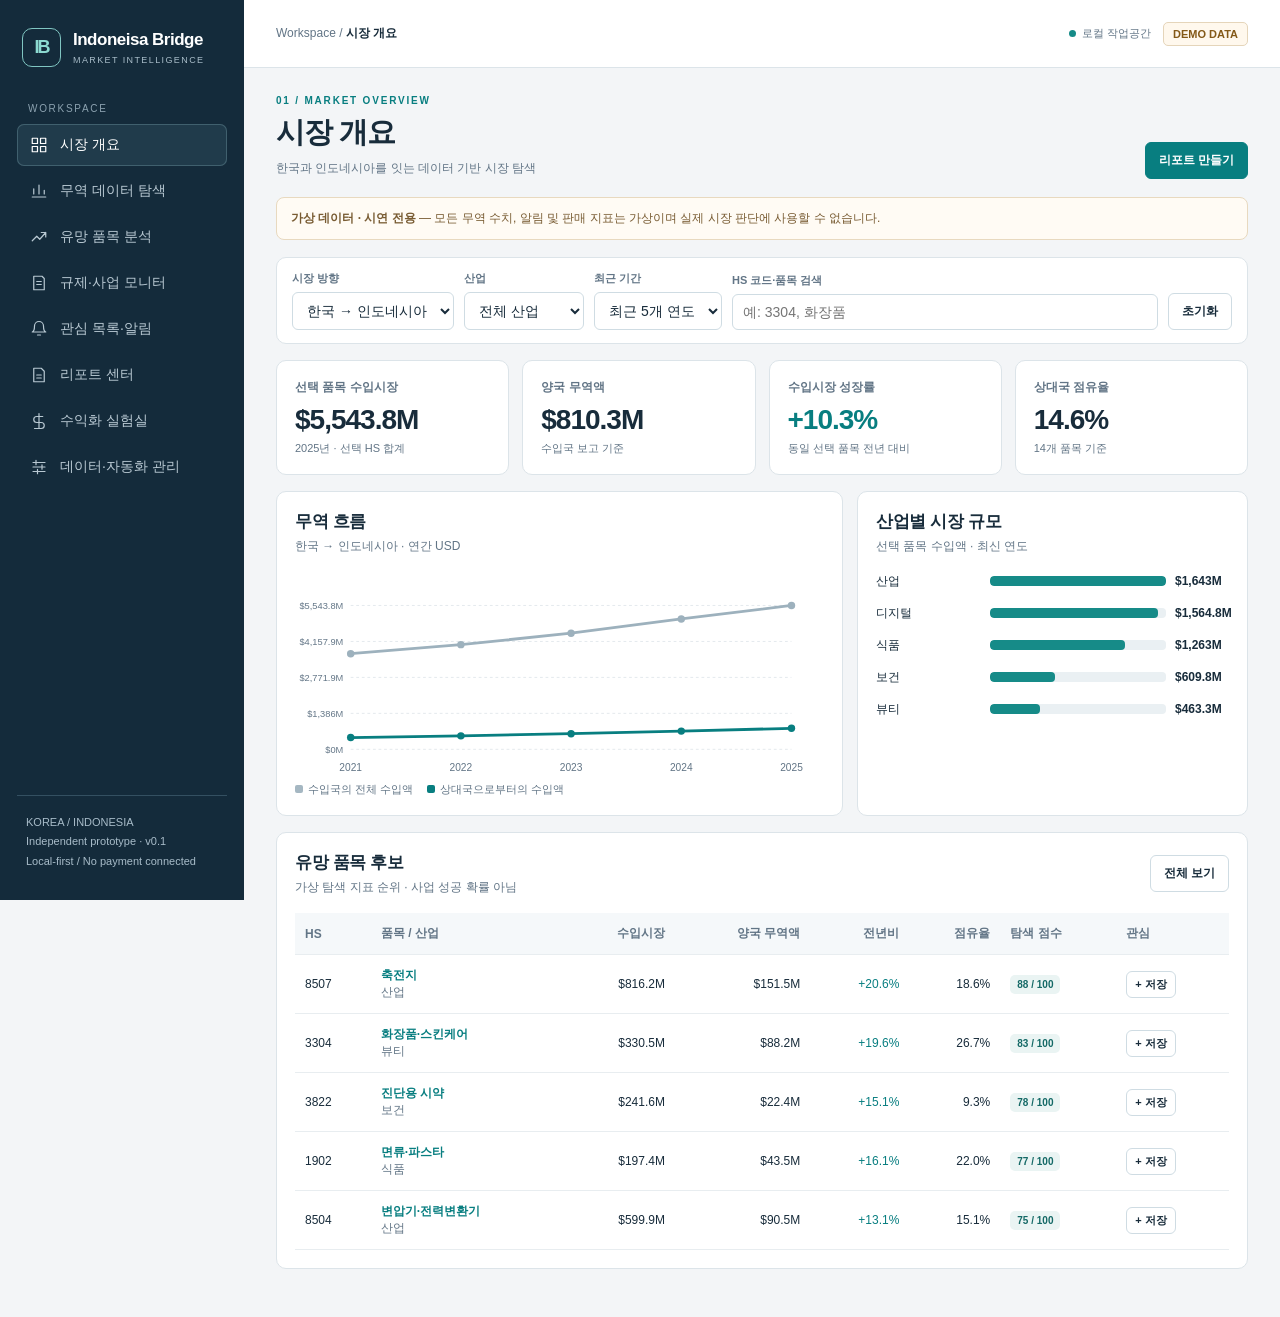
<file: index.html>
<!doctype html><html lang="ko"><head><meta charset="utf-8"><meta name="viewport" content="width=device-width, initial-scale=1"><title>Indoneisa Bridge | Market Intelligence</title><style>
:root{--nav:#142b3b;--nav2:#203b4b;--bg:#f3f5f7;--ink:#182c3b;--muted:#627586;--line:#dce4e9;--teal:#087e80;--soft:#e8f5f3;--gold:#b47828;--white:#fff}*{box-sizing:border-box}body{margin:0;font-family:Inter,"Pretendard","Noto Sans KR","Malgun Gothic",Arial,sans-serif;background:var(--bg);color:var(--ink);font-size:14px}button,input,select{font:inherit}button{cursor:pointer}button:focus-visible,input:focus-visible,select:focus-visible,a:focus-visible{outline:3px solid #58b8be;outline-offset:2px}a{color:var(--teal)}.layout{display:grid;grid-template-columns:244px minmax(0,1fr);min-height:100vh}.side{background:var(--nav);color:white;padding:28px 17px;position:sticky;top:0;height:100vh;display:flex;flex-direction:column}.brand{display:flex;align-items:center;gap:12px;margin:0 5px 36px}.mark{display:grid;place-items:center;width:39px;height:39px;border:1px solid #80c6c2;border-radius:10px;color:#8cdad1;font-weight:800;font-size:18px;letter-spacing:-2px}.brand strong{display:block;font-size:17px;letter-spacing:-.5px}.brand small{font-size:9px;letter-spacing:1.4px;color:#a9bdc9}.nav-label{font-size:10px;letter-spacing:1.7px;color:#8ca2b0;margin:0 11px 10px}.nav button{width:100%;border:0;background:none;color:#b9c9d3;display:flex;gap:12px;align-items:center;text-align:left;padding:12px 13px;border-radius:7px;margin-bottom:4px;font-weight:500}.nav button:hover,.nav button.active{background:var(--nav2);color:#fff}.nav button.active{box-shadow:inset 0 0 0 1px #40606e}.nav svg{width:18px;height:18px;stroke:currentColor;fill:none;stroke-width:1.6;stroke-linecap:round;stroke-linejoin:round}.side-foot{margin-top:auto;border-top:1px solid #345061;padding:17px 9px 0;color:#a8bcc9;font-size:11px;line-height:1.8}.main{min-width:0}.top{height:68px;background:white;border-bottom:1px solid var(--line);display:flex;justify-content:space-between;align-items:center;padding:0 32px;gap:12px}.crumb{color:var(--muted);font-size:12px}.crumb b{color:var(--ink)}.top-right{display:flex;align-items:center;gap:12px}.tag{font-size:11px;border:1px solid #e5d5ba;color:#845918;background:#fff8ed;border-radius:5px;padding:5px 9px;font-weight:700;white-space:nowrap}.content{max-width:1480px;margin:auto;padding:27px 32px 48px}.heading{display:flex;justify-content:space-between;align-items:flex-end;gap:15px;margin-bottom:18px}.eyebrow{font-size:10px;color:var(--teal);font-weight:800;letter-spacing:1.8px;margin-bottom:7px}h1{font-size:29px;letter-spacing:-1px;margin:0 0 6px}h2{font-size:17px;letter-spacing:-.35px;margin:0}h3{font-size:14px;margin:0 0 8px}p{line-height:1.65;margin:0}.sub,.muted{color:var(--muted);font-size:12px}.notice{border:1px solid #e8d9bf;border-radius:8px;background:#fffbf4;color:#785b32;padding:11px 14px;margin-bottom:17px;font-size:12px;line-height:1.6}.filters{display:flex;flex-wrap:wrap;gap:10px;align-items:end;background:white;border:1px solid var(--line);border-radius:10px;padding:13px 15px;margin-bottom:16px}.field{display:flex;flex-direction:column;gap:6px;min-width:120px}.field label{font-size:11px;color:var(--muted);font-weight:600}input,select{padding:9px 10px;background:#fff;border:1px solid #cfdce3;border-radius:6px;color:var(--ink);min-width:0}input[type=number]{width:100%}.field.grow{flex:1}.btn{border:1px solid #cfdce3;padding:9px 13px;border-radius:6px;background:white;color:var(--ink);font-size:12px;font-weight:650;white-space:nowrap}.btn:hover{background:#edf4f5}.btn.primary{background:var(--teal);color:white;border-color:var(--teal)}.btn.primary:hover{background:#076c6d}.btn.small{padding:5px 8px;font-size:11px}.btn.danger{color:#a24040}.kpis{display:grid;grid-template-columns:repeat(4,minmax(0,1fr));gap:13px;margin-bottom:16px}.panel,.kpi{background:white;border:1px solid var(--line);border-radius:10px;padding:18px;min-width:0}.kpi .label{color:var(--muted);font-size:12px;font-weight:600}.kpi .value{font-size:28px;font-weight:750;letter-spacing:-1px;margin:8px 0 5px;font-variant-numeric:tabular-nums}.kpi .hint{font-size:11px;color:var(--muted)}.positive{color:var(--teal)}.negative{color:#a24040}.grid2{display:grid;grid-template-columns:1.45fr 1fr;gap:14px;margin-bottom:16px}.equal{grid-template-columns:1fr 1fr}.panel-head{display:flex;justify-content:space-between;align-items:center;gap:10px;margin-bottom:16px}.panel-head p{margin-top:4px}.chart{width:100%;min-height:180px}.chart svg{width:100%;height:auto;display:block}.legend{display:flex;gap:14px;font-size:11px;color:var(--muted);flex-wrap:wrap}.dot{width:8px;height:8px;display:inline-block;border-radius:2px;margin-right:5px;background:var(--teal)}.dot.gray{background:#a5b7c2}.barrow{display:grid;grid-template-columns:105px 1fr 54px;gap:9px;align-items:center;margin:15px 0;font-size:12px}.track{background:#eaf0f3;border-radius:4px;height:10px;overflow:hidden}.fill{height:100%;background:#168b88;border-radius:4px}.tablewrap{overflow:auto}table{width:100%;border-collapse:collapse;white-space:nowrap;font-size:12px}th{color:var(--muted);font-weight:600;background:#f5f8fa;text-align:left}th,td{padding:12px 10px;border-bottom:1px solid #e8edf0}td.num,th.num{text-align:right;font-variant-numeric:tabular-nums}tbody tr:hover{background:#f8fbfb}.pill{display:inline-block;background:#eaf4f3;color:#146966;border-radius:5px;padding:4px 7px;font-size:10px;font-weight:700}.pill.gray{background:#edf1f4;color:#60727e}.linkbtn{background:none;border:0;color:var(--teal);padding:0;font-weight:700;cursor:pointer;text-align:left}.empty{padding:30px;text-align:center;color:var(--muted)}.stack{display:grid;gap:12px}.item{border:1px solid var(--line);padding:15px;border-radius:8px}.item .meta{display:flex;gap:8px;flex-wrap:wrap;align-items:center;color:var(--muted);font-size:11px;margin-bottom:8px}.item p{font-size:13px;margin:6px 0}.item h3{margin:0}.actions{display:flex;gap:8px;flex-wrap:wrap;align-items:center}.split{display:flex;align-items:center;justify-content:space-between;gap:12px}.formgrid{display:grid;grid-template-columns:repeat(2,minmax(0,1fr));gap:14px}.wide{grid-column:1/-1}.plans{display:grid;grid-template-columns:repeat(3,minmax(0,1fr));gap:12px;margin-bottom:16px}.plan{border:1px solid var(--line);border-radius:9px;background:white;padding:18px}.plan.feature{border:1.5px solid var(--teal)}.plan .price{font-size:26px;font-weight:750;margin:12px 0}.plan p{font-size:12px;color:var(--muted);margin-bottom:12px}.plan ul{padding-left:17px;line-height:1.9;font-size:12px}.result{background:#f0f8f7;border:1px solid #c5e1df;border-radius:8px;padding:16px}.result .value{font-size:32px;letter-spacing:-1px;font-weight:750;margin:7px 0}.toast{position:fixed;bottom:22px;right:22px;max-width:420px;background:#142b3b;color:#fff;padding:13px 18px;border-radius:8px;z-index:5;box-shadow:0 8px 30px #0002;display:none}.modal{position:fixed;inset:0;background:#13293877;z-index:10;display:none;align-items:center;justify-content:center;padding:16px}.modal.open{display:flex}.dialog{max-width:720px;width:100%;max-height:85vh;overflow:auto;background:white;border-radius:12px;padding:22px;box-shadow:0 20px 65px #0003}.report{white-space:pre-wrap;line-height:1.8;font-size:13px;background:#f6f8fa;padding:16px;border-radius:6px;overflow-wrap:anywhere}.log{font-family:monospace;font-size:11px;line-height:1.8;overflow-wrap:anywhere}.footnote{font-size:11px;color:var(--muted);line-height:1.7;margin-top:10px}.mobile{display:none}.status{display:inline-flex;align-items:center;gap:6px;font-size:11px;color:var(--muted)}.status:before{content:'';width:7px;height:7px;border-radius:50%;background:#168b88}.details{font-size:12px;line-height:1.8;color:var(--muted)}.page{animation:appear .16s ease}@keyframes appear{from{opacity:.5;transform:translateY(2px)}to{opacity:1;transform:translateY(0)}}@media(max-width:1050px){.layout{grid-template-columns:205px minmax(0,1fr)}.content{padding:22px}.top{padding:0 22px}.kpis{grid-template-columns:repeat(2,1fr)}.grid2{grid-template-columns:1fr}.plans{grid-template-columns:1fr 1fr}}@media(max-width:690px){.layout{display:block}.side{position:static;height:auto;padding:12px;display:block}.brand{margin:0 0 12px}.nav{display:flex;overflow:auto;gap:4px}.nav button{width:auto;white-space:nowrap;margin:0;padding:9px;font-size:11px}.nav-label,.side-foot{display:none}.top{height:50px;padding:0 12px}.top-right .status{display:none}.content{padding:15px 12px 30px}.heading{align-items:flex-start;flex-direction:column}h1{font-size:25px}.kpi{padding:13px}.kpi .value{font-size:22px}.panel{padding:13px}.plans,.formgrid{grid-template-columns:1fr}.field{flex:1}.barrow{grid-template-columns:85px 1fr 48px}}@media print{.side,.top,.filters,.btn,.notice,.toast,.modal{display:none!important}.layout{display:block}.content{padding:0}.panel{break-inside:avoid}.grid2{display:block}.panel{margin-bottom:10px}}
</style></head><body><div class="layout"><aside class="side"><div class="brand"><span class="mark">IB</span><div><strong>Indoneisa Bridge</strong><small>MARKET INTELLIGENCE</small></div></div><div class="nav-label">WORKSPACE</div><nav class="nav" id="nav"></nav><div class="side-foot">KOREA / INDONESIA<br>Independent prototype · v0.1<br>Local-first / No payment connected</div></aside><main class="main"><header class="top"><div class="crumb">Workspace / <b id="crumb">시장 개요</b></div><div class="top-right"><span class="status">로컬 작업공간</span><span class="tag" id="modeTag">DEMO DATA</span></div></header><div class="content" id="app"></div></main></div><div class="toast" id="toast" role="status"></div><div class="modal" id="modal" role="dialog" aria-modal="true" aria-label="상세 보기"><div class="dialog" id="dialog"></div></div><input type="file" id="file" accept=".json,application/json" hidden><script>
const SAMPLE={
  "dataset_name": "가상 무역 통계 2021–2025",
  "mode": "demo",
  "source_url": "",
  "rows": [
    {
      "direction": "KR_ID",
      "hs": "3304",
      "name": "화장품·스킨케어",
      "sector": "뷰티",
      "year": 2021,
      "market_usd": 181505809,
      "bilateral_usd": 41746336
    },
    {
      "direction": "KR_ID",
      "hs": "3304",
      "name": "화장품·스킨케어",
      "sector": "뷰티",
      "year": 2022,
      "market_usd": 202849335,
      "bilateral_usd": 48521561
    },
    {
      "direction": "KR_ID",
      "hs": "3304",
      "name": "화장품·스킨케어",
      "sector": "뷰티",
      "year": 2023,
      "market_usd": 238938618,
      "bilateral_usd": 59352353
    },
    {
      "direction": "KR_ID",
      "hs": "3304",
      "name": "화장품·스킨케어",
      "sector": "뷰티",
      "year": 2024,
      "market_usd": 276295256,
      "bilateral_usd": 71173658
    },
    {
      "direction": "KR_ID",
      "hs": "3304",
      "name": "화장품·스킨케어",
      "sector": "뷰티",
      "year": 2025,
      "market_usd": 330539257,
      "bilateral_usd": 88187874
    },
    {
      "direction": "KR_ID",
      "hs": "3305",
      "name": "헤어케어",
      "sector": "뷰티",
      "year": 2021,
      "market_usd": 90954177,
      "bilateral_usd": 10914501
    },
    {
      "direction": "KR_ID",
      "hs": "3305",
      "name": "헤어케어",
      "sector": "뷰티",
      "year": 2022,
      "market_usd": 102250724,
      "bilateral_usd": 12760890
    },
    {
      "direction": "KR_ID",
      "hs": "3305",
      "name": "헤어케어",
      "sector": "뷰티",
      "year": 2023,
      "market_usd": 108140764,
      "bilateral_usd": 14015043
    },
    {
      "direction": "KR_ID",
      "hs": "3305",
      "name": "헤어케어",
      "sector": "뷰티",
      "year": 2024,
      "market_usd": 122510166,
      "bilateral_usd": 16465366
    },
    {
      "direction": "KR_ID",
      "hs": "3305",
      "name": "헤어케어",
      "sector": "뷰티",
      "year": 2025,
      "market_usd": 132771812,
      "bilateral_usd": 18481836
    },
    {
      "direction": "KR_ID",
      "hs": "1902",
      "name": "면류·파스타",
      "sector": "식품",
      "year": 2021,
      "market_usd": 117974193,
      "bilateral_usd": 22415097
    },
    {
      "direction": "KR_ID",
      "hs": "1902",
      "name": "면류·파스타",
      "sector": "식품",
      "year": 2022,
      "market_usd": 135643571,
      "bilateral_usd": 26803170
    },
    {
      "direction": "KR_ID",
      "hs": "1902",
      "name": "면류·파스타",
      "sector": "식품",
      "year": 2023,
      "market_usd": 148875123,
      "bilateral_usd": 30549175
    },
    {
      "direction": "KR_ID",
      "hs": "1902",
      "name": "면류·파스타",
      "sector": "식품",
      "year": 2024,
      "market_usd": 170018907,
      "bilateral_usd": 36180023
    },
    {
      "direction": "KR_ID",
      "hs": "1902",
      "name": "면류·파스타",
      "sector": "식품",
      "year": 2025,
      "market_usd": 197416388,
      "bilateral_usd": 43510572
    },
    {
      "direction": "KR_ID",
      "hs": "2106",
      "name": "기타 조제식품",
      "sector": "식품",
      "year": 2021,
      "market_usd": 260701087,
      "bilateral_usd": 18249076
    },
    {
      "direction": "KR_ID",
      "hs": "2106",
      "name": "기타 조제식품",
      "sector": "식품",
      "year": 2022,
      "market_usd": 281202761,
      "bilateral_usd": 20471561
    },
    {
      "direction": "KR_ID",
      "hs": "2106",
      "name": "기타 조제식품",
      "sector": "식품",
      "year": 2023,
      "market_usd": 316284979,
      "bilateral_usd": 23911144
    },
    {
      "direction": "KR_ID",
      "hs": "2106",
      "name": "기타 조제식품",
      "sector": "식품",
      "year": 2024,
      "market_usd": 352484890,
      "bilateral_usd": 27634815
    },
    {
      "direction": "KR_ID",
      "hs": "2106",
      "name": "기타 조제식품",
      "sector": "식품",
      "year": 2025,
      "market_usd": 369394451,
      "bilateral_usd": 29994829
    },
    {
      "direction": "KR_ID",
      "hs": "0901",
      "name": "커피",
      "sector": "식품",
      "year": 2021,
      "market_usd": 112018407,
      "bilateral_usd": 12322025
    },
    {
      "direction": "KR_ID",
      "hs": "0901",
      "name": "커피",
      "sector": "식품",
      "year": 2022,
      "market_usd": 121325415,
      "bilateral_usd": 13879627
    },
    {
      "direction": "KR_ID",
      "hs": "0901",
      "name": "커피",
      "sector": "식품",
      "year": 2023,
      "market_usd": 129438331,
      "bilateral_usd": 15377274
    },
    {
      "direction": "KR_ID",
      "hs": "0901",
      "name": "커피",
      "sector": "식품",
      "year": 2024,
      "market_usd": 139508507,
      "bilateral_usd": 17187448
    },
    {
      "direction": "KR_ID",
      "hs": "0901",
      "name": "커피",
      "sector": "식품",
      "year": 2025,
      "market_usd": 159533575,
      "bilateral_usd": 20356484
    },
    {
      "direction": "KR_ID",
      "hs": "1801",
      "name": "코코아 원두",
      "sector": "식품",
      "year": 2021,
      "market_usd": 79215654,
      "bilateral_usd": 4752939
    },
    {
      "direction": "KR_ID",
      "hs": "1801",
      "name": "코코아 원두",
      "sector": "식품",
      "year": 2022,
      "market_usd": 88971505,
      "bilateral_usd": 5551822
    },
    {
      "direction": "KR_ID",
      "hs": "1801",
      "name": "코코아 원두",
      "sector": "식품",
      "year": 2023,
      "market_usd": 101452284,
      "bilateral_usd": 6574108
    },
    {
      "direction": "KR_ID",
      "hs": "1801",
      "name": "코코아 원두",
      "sector": "식품",
      "year": 2024,
      "market_usd": 120994695,
      "bilateral_usd": 8130844
    },
    {
      "direction": "KR_ID",
      "hs": "1801",
      "name": "코코아 원두",
      "sector": "식품",
      "year": 2025,
      "market_usd": 135957721,
      "bilateral_usd": 9462657
    },
    {
      "direction": "KR_ID",
      "hs": "8471",
      "name": "컴퓨터·데이터처리기기",
      "sector": "디지털",
      "year": 2021,
      "market_usd": 529582402,
      "bilateral_usd": 74141536
    },
    {
      "direction": "KR_ID",
      "hs": "8471",
      "name": "컴퓨터·데이터처리기기",
      "sector": "디지털",
      "year": 2022,
      "market_usd": 569341042,
      "bilateral_usd": 82896056
    },
    {
      "direction": "KR_ID",
      "hs": "8471",
      "name": "컴퓨터·데이터처리기기",
      "sector": "디지털",
      "year": 2023,
      "market_usd": 607846401,
      "bilateral_usd": 91906376
    },
    {
      "direction": "KR_ID",
      "hs": "8471",
      "name": "컴퓨터·데이터처리기기",
      "sector": "디지털",
      "year": 2024,
      "market_usd": 673645116,
      "bilateral_usd": 105627554
    },
    {
      "direction": "KR_ID",
      "hs": "8471",
      "name": "컴퓨터·데이터처리기기",
      "sector": "디지털",
      "year": 2025,
      "market_usd": 702298377,
      "bilateral_usd": 114053256
    },
    {
      "direction": "KR_ID",
      "hs": "8517",
      "name": "통신기기",
      "sector": "디지털",
      "year": 2021,
      "market_usd": 682123258,
      "bilateral_usd": 75033558
    },
    {
      "direction": "KR_ID",
      "hs": "8517",
      "name": "통신기기",
      "sector": "디지털",
      "year": 2022,
      "market_usd": 735046093,
      "bilateral_usd": 84089273
    },
    {
      "direction": "KR_ID",
      "hs": "8517",
      "name": "통신기기",
      "sector": "디지털",
      "year": 2023,
      "market_usd": 769481287,
      "bilateral_usd": 91414377
    },
    {
      "direction": "KR_ID",
      "hs": "8517",
      "name": "통신기기",
      "sector": "디지털",
      "year": 2024,
      "market_usd": 827467467,
      "bilateral_usd": 101943992
    },
    {
      "direction": "KR_ID",
      "hs": "8517",
      "name": "통신기기",
      "sector": "디지털",
      "year": 2025,
      "market_usd": 862468669,
      "bilateral_usd": 110051002
    },
    {
      "direction": "KR_ID",
      "hs": "9018",
      "name": "의료기기",
      "sector": "보건",
      "year": 2021,
      "market_usd": 242945834,
      "bilateral_usd": 21865125
    },
    {
      "direction": "KR_ID",
      "hs": "9018",
      "name": "의료기기",
      "sector": "보건",
      "year": 2022,
      "market_usd": 261475056,
      "bilateral_usd": 24474065
    },
    {
      "direction": "KR_ID",
      "hs": "9018",
      "name": "의료기기",
      "sector": "보건",
      "year": 2023,
      "market_usd": 296140929,
      "bilateral_usd": 28784898
    },
    {
      "direction": "KR_ID",
      "hs": "9018",
      "name": "의료기기",
      "sector": "보건",
      "year": 2024,
      "market_usd": 332921836,
      "bilateral_usd": 33558521
    },
    {
      "direction": "KR_ID",
      "hs": "9018",
      "name": "의료기기",
      "sector": "보건",
      "year": 2025,
      "market_usd": 368123288,
      "bilateral_usd": 38432071
    },
    {
      "direction": "KR_ID",
      "hs": "3822",
      "name": "진단용 시약",
      "sector": "보건",
      "year": 2021,
      "market_usd": 127915769,
      "bilateral_usd": 10233262
    },
    {
      "direction": "KR_ID",
      "hs": "3822",
      "name": "진단용 시약",
      "sector": "보건",
      "year": 2022,
      "market_usd": 148458739,
      "bilateral_usd": 12351767
    },
    {
      "direction": "KR_ID",
      "hs": "3822",
      "name": "진단용 시약",
      "sector": "보건",
      "year": 2023,
      "market_usd": 175586331,
      "bilateral_usd": 15170659
    },
    {
      "direction": "KR_ID",
      "hs": "3822",
      "name": "진단용 시약",
      "sector": "보건",
      "year": 2024,
      "market_usd": 209904739,
      "bilateral_usd": 18807465
    },
    {
      "direction": "KR_ID",
      "hs": "3822",
      "name": "진단용 시약",
      "sector": "보건",
      "year": 2025,
      "market_usd": 241629681,
      "bilateral_usd": 22423234
    },
    {
      "direction": "KR_ID",
      "hs": "8504",
      "name": "변압기·전력변환기",
      "sector": "산업",
      "year": 2021,
      "market_usd": 337351692,
      "bilateral_usd": 43855720
    },
    {
      "direction": "KR_ID",
      "hs": "8504",
      "name": "변압기·전력변환기",
      "sector": "산업",
      "year": 2022,
      "market_usd": 384185035,
      "bilateral_usd": 51941817
    },
    {
      "direction": "KR_ID",
      "hs": "8504",
      "name": "변압기·전력변환기",
      "sector": "산업",
      "year": 2023,
      "market_usd": 443363295,
      "bilateral_usd": 62248207
    },
    {
      "direction": "KR_ID",
      "hs": "8504",
      "name": "변압기·전력변환기",
      "sector": "산업",
      "year": 2024,
      "market_usd": 530645080,
      "bilateral_usd": 77261924
    },
    {
      "direction": "KR_ID",
      "hs": "8504",
      "name": "변압기·전력변환기",
      "sector": "산업",
      "year": 2025,
      "market_usd": 599943987,
      "bilateral_usd": 90471553
    },
    {
      "direction": "KR_ID",
      "hs": "8507",
      "name": "축전지",
      "sector": "산업",
      "year": 2021,
      "market_usd": 412684623,
      "bilateral_usd": 66029540
    },
    {
      "direction": "KR_ID",
      "hs": "8507",
      "name": "축전지",
      "sector": "산업",
      "year": 2022,
      "market_usd": 478272913,
      "bilateral_usd": 79584613
    },
    {
      "direction": "KR_ID",
      "hs": "8507",
      "name": "축전지",
      "sector": "산업",
      "year": 2023,
      "market_usd": 588582875,
      "bilateral_usd": 101707121
    },
    {
      "direction": "KR_ID",
      "hs": "8507",
      "name": "축전지",
      "sector": "산업",
      "year": 2024,
      "market_usd": 676961570,
      "bilateral_usd": 121311513
    },
    {
      "direction": "KR_ID",
      "hs": "8507",
      "name": "축전지",
      "sector": "산업",
      "year": 2025,
      "market_usd": 816242451,
      "bilateral_usd": 151494599
    },
    {
      "direction": "KR_ID",
      "hs": "4001",
      "name": "천연고무",
      "sector": "산업",
      "year": 2021,
      "market_usd": 195580566,
      "bilateral_usd": 23469668
    },
    {
      "direction": "KR_ID",
      "hs": "4001",
      "name": "천연고무",
      "sector": "산업",
      "year": 2022,
      "market_usd": 199259837,
      "bilateral_usd": 24867628
    },
    {
      "direction": "KR_ID",
      "hs": "4001",
      "name": "천연고무",
      "sector": "산업",
      "year": 2023,
      "market_usd": 206206204,
      "bilateral_usd": 26724324
    },
    {
      "direction": "KR_ID",
      "hs": "4001",
      "name": "천연고무",
      "sector": "산업",
      "year": 2024,
      "market_usd": 216091552,
      "bilateral_usd": 29042705
    },
    {
      "direction": "KR_ID",
      "hs": "4001",
      "name": "천연고무",
      "sector": "산업",
      "year": 2025,
      "market_usd": 226845532,
      "bilateral_usd": 31576898
    },
    {
      "direction": "KR_ID",
      "hs": "1511",
      "name": "팜유",
      "sector": "식품",
      "year": 2021,
      "market_usd": 315133598,
      "bilateral_usd": 28362024
    },
    {
      "direction": "KR_ID",
      "hs": "1511",
      "name": "팜유",
      "sector": "식품",
      "year": 2022,
      "market_usd": 326307515,
      "bilateral_usd": 30542383
    },
    {
      "direction": "KR_ID",
      "hs": "1511",
      "name": "팜유",
      "sector": "식품",
      "year": 2023,
      "market_usd": 344955009,
      "bilateral_usd": 33529627
    },
    {
      "direction": "KR_ID",
      "hs": "1511",
      "name": "팜유",
      "sector": "식품",
      "year": 2024,
      "market_usd": 375558280,
      "bilateral_usd": 37856275
    },
    {
      "direction": "KR_ID",
      "hs": "1511",
      "name": "팜유",
      "sector": "식품",
      "year": 2025,
      "market_usd": 400684099,
      "bilateral_usd": 41831420
    },
    {
      "direction": "ID_KR",
      "hs": "3304",
      "name": "화장품·스킨케어",
      "sector": "뷰티",
      "year": 2021,
      "market_usd": 121409432,
      "bilateral_usd": 22719106
    },
    {
      "direction": "ID_KR",
      "hs": "3304",
      "name": "화장품·스킨케어",
      "sector": "뷰티",
      "year": 2022,
      "market_usd": 146297059,
      "bilateral_usd": 28471329
    },
    {
      "direction": "ID_KR",
      "hs": "3304",
      "name": "화장품·스킨케어",
      "sector": "뷰티",
      "year": 2023,
      "market_usd": 170047917,
      "bilateral_usd": 34366387
    },
    {
      "direction": "ID_KR",
      "hs": "3304",
      "name": "화장품·스킨케어",
      "sector": "뷰티",
      "year": 2024,
      "market_usd": 207045077,
      "bilateral_usd": 43393205
    },
    {
      "direction": "ID_KR",
      "hs": "3304",
      "name": "화장품·스킨케어",
      "sector": "뷰티",
      "year": 2025,
      "market_usd": 237912262,
      "bilateral_usd": 51643256
    },
    {
      "direction": "ID_KR",
      "hs": "3305",
      "name": "헤어케어",
      "sector": "뷰티",
      "year": 2021,
      "market_usd": 65773299,
      "bilateral_usd": 8475094
    },
    {
      "direction": "ID_KR",
      "hs": "3305",
      "name": "헤어케어",
      "sector": "뷰티",
      "year": 2022,
      "market_usd": 71467292,
      "bilateral_usd": 9577134
    },
    {
      "direction": "ID_KR",
      "hs": "3305",
      "name": "헤어케어",
      "sector": "뷰티",
      "year": 2023,
      "market_usd": 77586412,
      "bilateral_usd": 10797030
    },
    {
      "direction": "ID_KR",
      "hs": "3305",
      "name": "헤어케어",
      "sector": "뷰티",
      "year": 2024,
      "market_usd": 80268310,
      "bilateral_usd": 11583959
    },
    {
      "direction": "ID_KR",
      "hs": "3305",
      "name": "헤어케어",
      "sector": "뷰티",
      "year": 2025,
      "market_usd": 84611550,
      "bilateral_usd": 12646855
    },
    {
      "direction": "ID_KR",
      "hs": "1902",
      "name": "면류·파스타",
      "sector": "식품",
      "year": 2021,
      "market_usd": 180629615,
      "bilateral_usd": 7553613
    },
    {
      "direction": "ID_KR",
      "hs": "1902",
      "name": "면류·파스타",
      "sector": "식품",
      "year": 2022,
      "market_usd": 201103850,
      "bilateral_usd": 8746202
    },
    {
      "direction": "ID_KR",
      "hs": "1902",
      "name": "면류·파스타",
      "sector": "식품",
      "year": 2023,
      "market_usd": 230134123,
      "bilateral_usd": 10393709
    },
    {
      "direction": "ID_KR",
      "hs": "1902",
      "name": "면류·파스타",
      "sector": "식품",
      "year": 2024,
      "market_usd": 257737356,
      "bilateral_usd": 12071498
    },
    {
      "direction": "ID_KR",
      "hs": "1902",
      "name": "면류·파스타",
      "sector": "식품",
      "year": 2025,
      "market_usd": 279614043,
      "bilateral_usd": 13563842
    },
    {
      "direction": "ID_KR",
      "hs": "2106",
      "name": "기타 조제식품",
      "sector": "식품",
      "year": 2021,
      "market_usd": 135405045,
      "bilateral_usd": 28337900
    },
    {
      "direction": "ID_KR",
      "hs": "2106",
      "name": "기타 조제식품",
      "sector": "식품",
      "year": 2022,
      "market_usd": 151215942,
      "bilateral_usd": 32912717
    },
    {
      "direction": "ID_KR",
      "hs": "2106",
      "name": "기타 조제식품",
      "sector": "식품",
      "year": 2023,
      "market_usd": 163459143,
      "bilateral_usd": 36945861
    },
    {
      "direction": "ID_KR",
      "hs": "2106",
      "name": "기타 조제식품",
      "sector": "식품",
      "year": 2024,
      "market_usd": 168967932,
      "bilateral_usd": 39605467
    },
    {
      "direction": "ID_KR",
      "hs": "2106",
      "name": "기타 조제식품",
      "sector": "식품",
      "year": 2025,
      "market_usd": 191890636,
      "bilateral_usd": 46584838
    },
    {
      "direction": "ID_KR",
      "hs": "0901",
      "name": "커피",
      "sector": "식품",
      "year": 2021,
      "market_usd": 133103262,
      "bilateral_usd": 9897913
    },
    {
      "direction": "ID_KR",
      "hs": "0901",
      "name": "커피",
      "sector": "식품",
      "year": 2022,
      "market_usd": 143555027,
      "bilateral_usd": 11102139
    },
    {
      "direction": "ID_KR",
      "hs": "0901",
      "name": "커피",
      "sector": "식품",
      "year": 2023,
      "market_usd": 163037059,
      "bilateral_usd": 13093779
    },
    {
      "direction": "ID_KR",
      "hs": "0901",
      "name": "커피",
      "sector": "식품",
      "year": 2024,
      "market_usd": 181765422,
      "bilateral_usd": 15138548
    },
    {
      "direction": "ID_KR",
      "hs": "0901",
      "name": "커피",
      "sector": "식품",
      "year": 2025,
      "market_usd": 208504443,
      "bilateral_usd": 17985736
    },
    {
      "direction": "ID_KR",
      "hs": "1801",
      "name": "코코아 원두",
      "sector": "식품",
      "year": 2021,
      "market_usd": 110894871,
      "bilateral_usd": 13042172
    },
    {
      "direction": "ID_KR",
      "hs": "1801",
      "name": "코코아 원두",
      "sector": "식품",
      "year": 2022,
      "market_usd": 123807211,
      "bilateral_usd": 15143203
    },
    {
      "direction": "ID_KR",
      "hs": "1801",
      "name": "코코아 원두",
      "sector": "식품",
      "year": 2023,
      "market_usd": 131956807,
      "bilateral_usd": 16760772
    },
    {
      "direction": "ID_KR",
      "hs": "1801",
      "name": "코코아 원두",
      "sector": "식품",
      "year": 2024,
      "market_usd": 136256293,
      "bilateral_usd": 17947875
    },
    {
      "direction": "ID_KR",
      "hs": "1801",
      "name": "코코아 원두",
      "sector": "식품",
      "year": 2025,
      "market_usd": 148595026,
      "bilateral_usd": 20272192
    },
    {
      "direction": "ID_KR",
      "hs": "8471",
      "name": "컴퓨터·데이터처리기기",
      "sector": "디지털",
      "year": 2021,
      "market_usd": 583706859,
      "bilateral_usd": 96932987
    },
    {
      "direction": "ID_KR",
      "hs": "8471",
      "name": "컴퓨터·데이터처리기기",
      "sector": "디지털",
      "year": 2022,
      "market_usd": 621798791,
      "bilateral_usd": 107389052
    },
    {
      "direction": "ID_KR",
      "hs": "8471",
      "name": "컴퓨터·데이터처리기기",
      "sector": "디지털",
      "year": 2023,
      "market_usd": 643456836,
      "bilateral_usd": 115403763
    },
    {
      "direction": "ID_KR",
      "hs": "8471",
      "name": "컴퓨터·데이터처리기기",
      "sector": "디지털",
      "year": 2024,
      "market_usd": 654328663,
      "bilateral_usd": 121700052
    },
    {
      "direction": "ID_KR",
      "hs": "8471",
      "name": "컴퓨터·데이터처리기기",
      "sector": "디지털",
      "year": 2025,
      "market_usd": 700941990,
      "bilateral_usd": 135025832
    },
    {
      "direction": "ID_KR",
      "hs": "8517",
      "name": "통신기기",
      "sector": "디지털",
      "year": 2021,
      "market_usd": 326947897,
      "bilateral_usd": 61323507
    },
    {
      "direction": "ID_KR",
      "hs": "8517",
      "name": "통신기기",
      "sector": "디지털",
      "year": 2022,
      "market_usd": 373363973,
      "bilateral_usd": 72830650
    },
    {
      "direction": "ID_KR",
      "hs": "8517",
      "name": "통신기기",
      "sector": "디지털",
      "year": 2023,
      "market_usd": 433270089,
      "bilateral_usd": 87766929
    },
    {
      "direction": "ID_KR",
      "hs": "8517",
      "name": "통신기기",
      "sector": "디지털",
      "year": 2024,
      "market_usd": 536327458,
      "bilateral_usd": 112666938
    },
    {
      "direction": "ID_KR",
      "hs": "8517",
      "name": "통신기기",
      "sector": "디지털",
      "year": 2025,
      "market_usd": 634511367,
      "bilateral_usd": 138052995
    },
    {
      "direction": "ID_KR",
      "hs": "9018",
      "name": "의료기기",
      "sector": "보건",
      "year": 2021,
      "market_usd": 132654786,
      "bilateral_usd": 5014923
    },
    {
      "direction": "ID_KR",
      "hs": "9018",
      "name": "의료기기",
      "sector": "보건",
      "year": 2022,
      "market_usd": 146653851,
      "bilateral_usd": 5765914
    },
    {
      "direction": "ID_KR",
      "hs": "9018",
      "name": "의료기기",
      "sector": "보건",
      "year": 2023,
      "market_usd": 155978450,
      "bilateral_usd": 6368391
    },
    {
      "direction": "ID_KR",
      "hs": "9018",
      "name": "의료기기",
      "sector": "보건",
      "year": 2024,
      "market_usd": 176055340,
      "bilateral_usd": 7454330
    },
    {
      "direction": "ID_KR",
      "hs": "9018",
      "name": "의료기기",
      "sector": "보건",
      "year": 2025,
      "market_usd": 195445612,
      "bilateral_usd": 8570878
    },
    {
      "direction": "ID_KR",
      "hs": "3822",
      "name": "진단용 시약",
      "sector": "보건",
      "year": 2021,
      "market_usd": 94736085,
      "bilateral_usd": 9784392
    },
    {
      "direction": "ID_KR",
      "hs": "3822",
      "name": "진단용 시약",
      "sector": "보건",
      "year": 2022,
      "market_usd": 112956239,
      "bilateral_usd": 12132826
    },
    {
      "direction": "ID_KR",
      "hs": "3822",
      "name": "진단용 시약",
      "sector": "보건",
      "year": 2023,
      "market_usd": 133547098,
      "bilateral_usd": 14896239
    },
    {
      "direction": "ID_KR",
      "hs": "3822",
      "name": "진단용 시약",
      "sector": "보건",
      "year": 2024,
      "market_usd": 151224600,
      "bilateral_usd": 17492782
    },
    {
      "direction": "ID_KR",
      "hs": "3822",
      "name": "진단용 시약",
      "sector": "보건",
      "year": 2025,
      "market_usd": 177968332,
      "bilateral_usd": 21321568
    },
    {
      "direction": "ID_KR",
      "hs": "8504",
      "name": "변압기·전력변환기",
      "sector": "산업",
      "year": 2021,
      "market_usd": 525739694,
      "bilateral_usd": 55753914
    },
    {
      "direction": "ID_KR",
      "hs": "8504",
      "name": "변압기·전력변환기",
      "sector": "산업",
      "year": 2022,
      "market_usd": 581109360,
      "bilateral_usd": 64090816
    },
    {
      "direction": "ID_KR",
      "hs": "8504",
      "name": "변압기·전력변환기",
      "sector": "산업",
      "year": 2023,
      "market_usd": 662138122,
      "bilateral_usd": 75836266
    },
    {
      "direction": "ID_KR",
      "hs": "8504",
      "name": "변압기·전력변환기",
      "sector": "산업",
      "year": 2024,
      "market_usd": 754878609,
      "bilateral_usd": 89660207
    },
    {
      "direction": "ID_KR",
      "hs": "8504",
      "name": "변압기·전력변환기",
      "sector": "산업",
      "year": 2025,
      "market_usd": 867653885,
      "bilateral_usd": 106735552
    },
    {
      "direction": "ID_KR",
      "hs": "8507",
      "name": "축전지",
      "sector": "산업",
      "year": 2021,
      "market_usd": 290549420,
      "bilateral_usd": 11079730
    },
    {
      "direction": "ID_KR",
      "hs": "8507",
      "name": "축전지",
      "sector": "산업",
      "year": 2022,
      "market_usd": 300987716,
      "bilateral_usd": 11936893
    },
    {
      "direction": "ID_KR",
      "hs": "8507",
      "name": "축전지",
      "sector": "산업",
      "year": 2023,
      "market_usd": 332629438,
      "bilateral_usd": 13699150
    },
    {
      "direction": "ID_KR",
      "hs": "8507",
      "name": "축전지",
      "sector": "산업",
      "year": 2024,
      "market_usd": 352084779,
      "bilateral_usd": 15037459
    },
    {
      "direction": "ID_KR",
      "hs": "8507",
      "name": "축전지",
      "sector": "산업",
      "year": 2025,
      "market_usd": 356368710,
      "bilateral_usd": 15764011
    },
    {
      "direction": "ID_KR",
      "hs": "4001",
      "name": "천연고무",
      "sector": "산업",
      "year": 2021,
      "market_usd": 132259334,
      "bilateral_usd": 8548425
    },
    {
      "direction": "ID_KR",
      "hs": "4001",
      "name": "천연고무",
      "sector": "산업",
      "year": 2022,
      "market_usd": 157564796,
      "bilateral_usd": 10591374
    },
    {
      "direction": "ID_KR",
      "hs": "4001",
      "name": "천연고무",
      "sector": "산업",
      "year": 2023,
      "market_usd": 175083604,
      "bilateral_usd": 12221626
    },
    {
      "direction": "ID_KR",
      "hs": "4001",
      "name": "천연고무",
      "sector": "산업",
      "year": 2024,
      "market_usd": 197618333,
      "bilateral_usd": 14305565
    },
    {
      "direction": "ID_KR",
      "hs": "4001",
      "name": "천연고무",
      "sector": "산업",
      "year": 2025,
      "market_usd": 228578616,
      "bilateral_usd": 17137732
    },
    {
      "direction": "ID_KR",
      "hs": "1511",
      "name": "팜유",
      "sector": "식품",
      "year": 2021,
      "market_usd": 413140244,
      "bilateral_usd": 17737020
    },
    {
      "direction": "ID_KR",
      "hs": "1511",
      "name": "팜유",
      "sector": "식품",
      "year": 2022,
      "market_usd": 436252144,
      "bilateral_usd": 19478435
    },
    {
      "direction": "ID_KR",
      "hs": "1511",
      "name": "팜유",
      "sector": "식품",
      "year": 2023,
      "market_usd": 462071357,
      "bilateral_usd": 21424759
    },
    {
      "direction": "ID_KR",
      "hs": "1511",
      "name": "팜유",
      "sector": "식품",
      "year": 2024,
      "market_usd": 495830611,
      "bilateral_usd": 23841551
    },
    {
      "direction": "ID_KR",
      "hs": "1511",
      "name": "팜유",
      "sector": "식품",
      "year": 2025,
      "market_usd": 522077032,
      "bilateral_usd": 26000142
    }
  ]
};
const $=s=>document.querySelector(s);const esc=s=>String(s??'').replace(/[&<>"']/g,c=>({'&':'&amp;','<':'&lt;','>':'&gt;','"':'&quot;',"'":'&#39;'}[c]));
const store={get(k,d){try{return JSON.parse(localStorage.getItem('ib01_'+k))??d}catch{return d}},set(k,v){try{localStorage.setItem('ib01_'+k,JSON.stringify(v));return true}catch{return false}}};
let data=store.get('dataset',SAMPLE),watch=store.get('watch',[]),leads=store.get('leads',[]),logs=store.get('logs',[]),queue=store.get('queue',[]),page='overview';let filters={direction:'KR_ID',sector:'all',query:'',period:'5'},feedFilter='all';let plan=store.get('plan',{individual:5,business:0,reports:0,cost:10000,fee:10,target:30000,visitors:200,conversion:2.5});
const navs=[['overview','시장 개요','M3 3h7v7H3z M14 3h7v7h-7z M3 14h7v7H3z M14 14h7v7h-7z'],['trade','무역 데이터 탐색','M3 20h18 M5 16V9 M12 16V4 M19 16v-5'],['opportunity','유망 품목 분석','M3 17l6-6 4 4 8-9 M15 6h6v6'],['monitor','규제·사업 모니터','M5 3h11l3 3v15H5z M9 10h6 M9 14h6'],['watch','관심 목록·알림','M6 8a6 6 0 0112 0c0 7 3 8 3 8H3s3-1 3-8 M10 20h4'],['reports','리포트 센터','M5 3h10l4 4v14H5z M9 12h6 M9 16h6'],['revenue','수익화 실험실','M12 2v20 M17 6H9a4 4 0 000 8h6a4 4 0 010 8H6'],['operations','데이터·자동화 관리','M4 6h16 M4 12h16 M4 18h16 M8 3v6 M16 9v6 M10 15v6']];
const sources=[['UN Comtrade','무역 통계','https://comtrade.un.org/en/api-docs','공식 API / 상업 이용 허가 검토'],['BPS','인도네시아 경제·지역 통계','https://webapi.bps.go.id/developer/','API 연동 예정'],['BPJPH','할랄 인증','https://bpjph.halal.go.id/','공식 공지 / 수동 확인'],['BPOM','식품·화장품 규제','https://www.pom.go.id/','공식 공지 / 수동 확인'],['INAPROC','정부 조달','https://inaproc.id/','접근 권한 확인 필요'],['KOTRA','해외시장 정보','https://dream.kotra.or.kr/','재이용 조건 확인 필요']];
const feed=[{id:'R1',type:'reg',sector:'뷰티',title:'화장품 제품 등록 요건 점검',desc:'BPOM 공식 사이트에서 제품 유형별 등록 절차와 최신 시행일을 확인하는 모니터링 예시입니다.',src:3},{id:'R2',type:'reg',sector:'식품',title:'식품 할랄 인증 적용 범위 점검',desc:'품목별 적용 여부 및 인증 절차를 BPJPH 원문에서 확인하는 작업 예시입니다.',src:2},{id:'R3',type:'reg',sector:'보건',title:'의료기기 진출 전 등록 요건 조사',desc:'제품 분류와 관계 기관을 별도로 확인해야 합니다. 실제 규제 변경 사실을 의미하지 않습니다.',src:-1},{id:'B1',type:'biz',sector:'디지털',title:'공공 디지털 전환 조달 기회 탐색',desc:'공개 조달 포털에서 관련 키워드를 검색하는 업무 예시이며 실제 입찰 공고가 아닙니다.',src:4},{id:'B2',type:'biz',sector:'산업',title:'전력 인프라 공급 기회 탐색',desc:'발주기관·참가자격·예산·마감일을 원문에서 확인하는 업무 예시입니다.',src:4},{id:'B3',type:'biz',sector:'식품',title:'현지 식품 유통 파트너 후보 조사',desc:'공개 시장정보를 기반으로 잠재 고객을 조사하는 작업 예시입니다.',src:5}];
const won=n=>Math.round(n).toLocaleString('ko-KR')+'원';const usd=n=>n==null?'—':'$'+(n/1e6).toLocaleString('en-US',{maximumFractionDigits:1})+'M';const pct=n=>n==null?'—':(n>0?'+':'')+n.toFixed(1)+'%';const share=n=>n==null?'—':n.toFixed(1)+'%';const dirLabel=()=>filters.direction==='KR_ID'?'한국 → 인도네시아':'인도네시아 → 한국';const byYear=()=>[...new Set(data.rows.filter(r=>r.direction===filters.direction).map(r=>r.year))].sort((a,b)=>a-b);const years=()=>byYear().slice(-Number(filters.period));const last=()=>years().at(-1);const baseRows=()=>data.rows.filter(r=>r.direction===filters.direction&&(filters.sector==='all'||r.sector===filters.sector)&&(!filters.query||[r.name,r.hs,r.sector].some(v=>String(v).toLowerCase().includes(filters.query.toLowerCase()))));
const sum=(arr,key)=>arr.reduce((s,r)=>s+r[key],0);const rate=(a,b)=>b>0?(a/b-1)*100:null;
function products(){let groups={};for(const r of baseRows())(groups[r.hs]??=[]).push(r);let all=[];let ly=last();for(const a of Object.values(groups)){let r=a.find(x=>x.year===ly);if(!r)continue;let prev=a.find(x=>x.year===ly-1);let g=prev?rate(r.market_usd,prev.market_usd):null;let s=r.market_usd>0?r.bilateral_usd/r.market_usd*100:null;all.push({...r,growth:g,share:s,score:null})}let max=Math.max(1,...all.map(r=>r.market_usd));for(const r of all)if(r.growth!=null&&r.share!=null)r.score=Math.round(45*Math.max(0,Math.min(1,r.growth/25))+35*Math.log1p(r.market_usd)/Math.log1p(max)+20*(1-r.share/100));return all.sort((a,b)=>(b.score??-1)-(a.score??-1)||b.market_usd-a.market_usd)}
const selected=()=>products();const isWatched=hs=>watch.some(w=>w.direction===filters.direction&&w.hs===hs);function notify(s){let el=$('#toast');el.textContent=s;el.style.display='block';clearTimeout(notify.t);notify.t=setTimeout(()=>el.style.display='none',3500)}
function save(k,v){if(!store.set(k,v))notify('브라우저 저장 실패: 이번 세션에서만 유지됩니다.')}function go(p){page=p;render();window.scrollTo(0,0)}function setFilter(k,v){filters[k]=v;render()}function searchChange(v){filters.query=v;render();let q=$('#query');if(q){q.focus();q.setSelectionRange(v.length,v.length)}}
function header(k,t,desc,action=''){return `<div class="heading"><div><div class="eyebrow">${k}</div><h1>${t}</h1><p class="sub">${desc}</p></div>${action}</div>`}
function notice(){return `<div class="notice"><b>${data.mode==='demo'?'가상 데이터 · 시연 전용':'사용자 제공 데이터 · 출처 미검증'}</b> — ${data.mode==='demo'?'모든 무역 수치, 알림 및 판매 지표는 가상이며 실제 시장 판단에 사용할 수 없습니다.':'데이터의 정확성·상업 이용 권한은 제공자가 확인해야 합니다. 규제·사업 카드는 계속 시연용입니다.'}</div>`}
function filterbar(){let secs=[...new Set(data.rows.filter(r=>r.direction===filters.direction).map(r=>r.sector))].sort();return `<div class="filters"><div class="field"><label for="direction">시장 방향</label><select id="direction" onchange="filters.sector='all';setFilter('direction',this.value)"><option value="KR_ID" ${filters.direction==='KR_ID'?'selected':''}>한국 → 인도네시아</option><option value="ID_KR" ${filters.direction==='ID_KR'?'selected':''}>인도네시아 → 한국</option></select></div><div class="field"><label for="sector">산업</label><select id="sector" onchange="setFilter('sector',this.value)"><option value="all">전체 산업</option>${secs.map(s=>`<option ${s===filters.sector?'selected':''} value="${esc(s)}">${esc(s)}</option>`).join('')}</select></div><div class="field"><label for="period">최근 기간</label><select id="period" onchange="setFilter('period',this.value)"><option value="5" ${filters.period==='5'?'selected':''}>최근 5개 연도</option><option value="3" ${filters.period==='3'?'selected':''}>최근 3개 연도</option></select></div><div class="field grow"><label for="query">HS 코드·품목 검색</label><input id="query" placeholder="예: 3304, 화장품" value="${esc(filters.query)}" oninput="searchChange(this.value)"></div><button class="btn" onclick="filters={direction:'KR_ID',sector:'all',query:'',period:'5'};render()">초기화</button></div>`}
function kpi(l,v,h,cls=''){return `<div class="kpi"><div class="label">${l}</div><div class="value ${cls}">${v}</div><div class="hint">${h}</div></div>`}
function lineChart(rows,ys){if(!ys.length||!rows.length)return '<div class="empty">표시할 데이터가 없습니다.</div>';let series=ys.map(y=>({y,a:sum(rows.filter(r=>r.year===y),'market_usd'),b:sum(rows.filter(r=>r.year===y),'bilateral_usd')}));let max=Math.max(1,...series.map(s=>s.a)),x=i=>60+i*475/Math.max(1,series.length-1),y=v=>190-v/max*155;let p=key=>series.map((s,i)=>`${x(i)},${y(s[key])}`).join(' ');return `<svg viewBox="0 0 570 225" role="img" aria-label="연도별 수입시장 규모와 양국 무역액">${[0,.25,.5,.75,1].map(v=>`<line x1="60" y1="${y(max*v)}" x2="535" y2="${y(max*v)}" stroke="#e2e8ec" stroke-dasharray="3 3"/><text x="52" y="${y(max*v)+4}" text-anchor="end" font-size="10" fill="#627586">${usd(max*v)}</text>`).join('')}<polyline points="${p('a')}" fill="none" stroke="#9db1bd" stroke-width="3"/><polyline points="${p('b')}" fill="none" stroke="#087e80" stroke-width="3"/>${series.map((s,i)=>`<circle cx="${x(i)}" cy="${y(s.a)}" r="4" fill="#9db1bd"><title>${s.y}: ${usd(s.a)}</title></circle><circle cx="${x(i)}" cy="${y(s.b)}" r="4" fill="#087e80"><title>${s.y}: ${usd(s.b)}</title></circle><text x="${x(i)}" y="213" text-anchor="middle" font-size="11" fill="#627586">${s.y}</text>`).join('')}</svg><div class="legend"><span><i class="dot gray"></i>수입국의 전체 수입액</span><span><i class="dot"></i>상대국으로부터의 수입액</span></div>`}
function scorebar(n){return n==null?'—':`<span class="pill">${n} / 100</span>`}
function table(arr,limit=999){return `<div class="tablewrap"><table><thead><tr><th>HS</th><th>품목 / 산업</th><th class="num">수입시장</th><th class="num">양국 무역액</th><th class="num">전년비</th><th class="num">점유율</th><th>탐색 점수</th><th>관심</th></tr></thead><tbody>${arr.slice(0,limit).map(r=>`<tr><td>${esc(r.hs)}</td><td><button class="linkbtn" data-hs="${esc(r.hs)}" onclick="detail(this.dataset.hs)">${esc(r.name)}</button><br><span class="muted">${esc(r.sector)}</span></td><td class="num">${usd(r.market_usd)}</td><td class="num">${usd(r.bilateral_usd)}</td><td class="num ${r.growth>=0?'positive':'negative'}">${pct(r.growth)}</td><td class="num">${share(r.share)}</td><td>${scorebar(r.score)}</td><td><button class="btn small" data-hs="${esc(r.hs)}" onclick="toggleWatch(this.dataset.hs)">${isWatched(r.hs)?'저장됨 ✓':'+ 저장'}</button></td></tr>`).join('')||'<tr><td colspan="8" class="empty">조건에 맞는 품목이 없습니다.</td></tr>'}</tbody></table></div>`}
function overview(){let arr=selected(),m=sum(arr,'market_usd'),b=sum(arr,'bilateral_usd'),p=arr.every(r=>r.growth!=null)?sum(baseRows().filter(r=>r.year===last()-1&&arr.some(a=>a.hs===r.hs)),'market_usd'):0;let sectors={};for(let r of arr)sectors[r.sector]=(sectors[r.sector]||0)+r.market_usd;let rank=Object.entries(sectors).sort((a,b)=>b[1]-a[1]);return header('01 / MARKET OVERVIEW','시장 개요','한국과 인도네시아를 잇는 데이터 기반 시장 탐색',`<button class="btn primary" onclick="go('reports')">리포트 만들기</button>`)+notice()+filterbar()+`<div class="kpis">${kpi('선택 품목 수입시장',usd(m),`${last()??'—'}년 · 선택 HS 합계`)}${kpi('양국 무역액',usd(b),'수입국 보고 기준')}${kpi('수입시장 성장률',pct(rate(m,p)),'동일 선택 품목 전년 대비','positive')}${kpi('상대국 점유율',share(m?b/m*100:null),`${arr.length}개 품목 기준`)}</div><div class="grid2"><section class="panel"><div class="panel-head"><div><h2>무역 흐름</h2><p class="muted">${dirLabel()} · 연간 USD</p></div></div><div class="chart">${lineChart(baseRows(),years())}</div></section><section class="panel"><div class="panel-head"><div><h2>산업별 시장 규모</h2><p class="muted">선택 품목 수입액 · 최신 연도</p></div></div>${rank.map(([s,v])=>`<div class="barrow"><span>${esc(s)}</span><div class="track"><div class="fill" style="width:${rank[0][1]?v/rank[0][1]*100:0}%"></div></div><b>${usd(v)}</b></div>`).join('')||'<div class="empty">데이터 없음</div>'}</section></div><section class="panel"><div class="panel-head"><div><h2>유망 품목 후보</h2><p class="muted">가상 탐색 지표 순위 · 사업 성공 확률 아님</p></div><button class="btn" onclick="go('opportunity')">전체 보기</button></div>${table(arr,5)}</section>`}
function trade(){return header('02 / TRADE INTELLIGENCE','무역 데이터 탐색','품목별 시장 규모·성장률·점유율을 비교합니다.',`<button class="btn primary" onclick="exportCSV()">CSV 내보내기</button>`)+notice()+filterbar()+`<section class="panel"><div class="panel-head"><h2>선택 품목 (${selected().length})</h2><span class="muted">${last()??'—'}년 · USD</span></div>${table(selected())}<p class="footnote">시장 규모는 수입국의 해당 HS 수입액, 점유율은 상대국 수입액 ÷ 전체 수입액입니다. 국가 전체 교역액이 아닙니다.</p></section>`}
function opportunity(){return header('03 / OPPORTUNITY SCANNER','유망 품목 분석','성장성·시장 규모·점유율 여력을 기준으로 조사 후보를 선별합니다.')+notice()+filterbar()+`<div class="grid2 equal"><section class="panel"><h2>평가 방식</h2><p class="footnote">성장률 45점: 전년비 0~25%를 선형 환산<br>시장 규모 35점: 선택 집합 내 최대 규모 대비 log(1+USD)<br>점유율 여력 20점: 1 − 상대국 점유율<br>전년 자료나 시장액이 없으면 점수 미산정.</p></section><section class="panel"><h2>활용 및 제한</h2><p class="footnote">점수는 필터 집합에 따라 바뀝니다. 관세, 인증, 수요, 경쟁력, 물류비는 반영하지 않았습니다. 고득점은 심층 조사 우선순위일 뿐 투자·수출 권고가 아닙니다.</p></section></div><section class="panel"><div class="panel-head"><h2>탐색 순위</h2><span class="muted">점수 내림차순</span></div>${table(selected())}</section>`}
function monitor(){let a=feed.filter(f=>feedFilter==='all'||f.type===feedFilter);return header('04 / MARKET WATCH','규제·사업 모니터','정책 변경 및 사업 기회 수집 화면을 시뮬레이션합니다.')+`<div class="notice">실제 규제 변경 또는 입찰 공고가 아닙니다. 아래 카드는 수집할 주제의 예시이며 공식 페이지에서 사실을 확인해야 합니다.</div><div class="filters"><div class="field"><label>정보 유형</label><select onchange="feedFilter=this.value;render()"><option value="all">전체</option><option value="reg" ${feedFilter==='reg'?'selected':''}>규제·인증</option><option value="biz" ${feedFilter==='biz'?'selected':''}>사업 기회</option></select></div></div><section class="panel"><div class="stack">${a.map(f=>`<article class="item"><div class="meta"><span class="pill gray">시연용</span><span>${f.type==='reg'?'규제·인증':'사업 기회'}</span><span>${f.sector}</span></div><h3>${f.title}</h3><p>${f.desc}</p>${f.src>=0?`<a href="${sources[f.src][2]}" target="_blank" rel="noopener noreferrer">${sources[f.src][0]} 공식 페이지 ↗</a>`:'<span class="muted">공식 출처 추가 확인 필요</span>'}</article>`).join('')}</div></section>`}
function toggleWatch(hs){let i=watch.findIndex(w=>w.direction===filters.direction&&w.hs===hs);if(i>=0){watch.splice(i,1);notify('관심 목록에서 제거했습니다.')}else{let r=data.rows.find(r=>r.direction===filters.direction&&r.hs===hs);if(!r)return;watch.push({direction:r.direction,hs:r.hs,name:r.name,sector:r.sector});notify('관심 품목에 저장했습니다.')}save('watch',watch);render()}
function removeWatch(i){watch.splice(i,1);save('watch',watch);render()}
function buildAlerts(){let now=new Date().toISOString();queue=watch.map(w=>{let r=data.rows.filter(r=>r.direction===w.direction&&r.hs===w.hs).sort((a,b)=>b.year-a.year);let g=r.length>1&&r[0].year-r[1].year===1?rate(r[0].market_usd,r[1].market_usd):null;return {name:w.name,hs:w.hs,direction:w.direction,text:`${r[0]?.year??'—'}년 수입시장 ${usd(r[0]?.market_usd)} / 전년비 ${pct(g)}`,time:now,mode:data.mode}});save('queue',queue);addLog('관심 품목 알림 미리보기 '+queue.length+'건 생성');render();notify('알림 초안을 생성했습니다. 실제 발송은 하지 않았습니다.')}
function watchPage(){return header('05 / MY WATCHLIST','관심 목록·알림','관심 품목을 저장하고 최신 데이터에 대한 알림 초안을 생성합니다.',`<button class="btn primary" onclick="buildAlerts()">알림 생성</button>`)+notice()+`<div class="grid2 equal"><section class="panel"><div class="panel-head"><h2>저장 품목 (${watch.length})</h2><button class="btn" onclick="go('trade')">품목 추가</button></div><div class="stack">${watch.map((w,i)=>`<div class="item split"><div><b>${esc(w.name)}</b><p class="muted">HS ${esc(w.hs)} · ${w.direction==='KR_ID'?'한국 → 인니':'인니 → 한국'}</p></div><button class="btn small danger" onclick="removeWatch(${i})">삭제</button></div>`).join('')||'<div class="empty">무역 데이터 화면에서 관심 품목을 저장하세요.</div>'}</div></section><section class="panel"><div class="panel-head"><h2>알림 초안 (${queue.length})</h2><button class="btn" onclick="downloadAlerts()">TXT 저장</button></div><div class="stack">${queue.map(q=>`<div class="item"><span class="pill gray">${q.mode==='demo'?'DEMO':'사용자 데이터'}</span><h3>${esc(q.name)}</h3><p>${esc(q.text)}</p><p class="muted">${esc(q.time)}</p></div>`).join('')||'<div class="empty">알림 생성 버튼을 실행하세요.</div>'}</div><p class="footnote">이메일 발송 서버 및 자동 예약은 연결되지 않았습니다.</p></section></div>`}
function reportText(){let a=selected(),m=sum(a,'market_usd'),b=sum(a,'bilateral_usd');return `INDONEISA BRIDGE | 무역시장 분석\n${data.mode==='demo'?'[가상 데이터 / 판매·시장판단 불가]':'[사용자 제공 데이터 / 출처 미검증]'}\n생성일: ${new Date().toLocaleDateString('ko-KR')}\n방향: ${dirLabel()} | 산업: ${filters.sector==='all'?'전체':filters.sector} | 연도: ${last()??'없음'}\n검색: ${filters.query||'전체'}\n\n1. 시장 요약\n선택 품목: ${a.length}개\n수입시장 규모: ${usd(m)}\n양국 무역액: ${usd(b)}\n점유율: ${share(m?b/m*100:null)}\n\n2. 탐색 후보 (최대 10개)\n${a.slice(0,10).map((r,i)=>`${i+1}. ${r.name} (HS ${r.hs}) | 시장 ${usd(r.market_usd)} | 성장 ${pct(r.growth)} | 점유율 ${share(r.share)} | 점수 ${r.score??'—'}`).join('\n')}\n\n3. 후속 조사\n공식 규제, 관세, 유통구조, 가격경쟁력 확인 필요.\n점수는 조사 우선순위이며 사업 성공 확률이 아닙니다.\n\n데이터: ${data.dataset_name}\n출처: ${data.source_url||'가상 또는 미지정'}\n상업적 활용 전 재이용 권한 확인 필수.`}
function reports(){return header('06 / REPORT STUDIO','리포트 센터','현재 필터를 바탕으로 분석 요약을 자동 생성합니다.')+notice()+filterbar()+`<section class="panel"><div class="panel-head"><div><h2>시장분석 보고서</h2><p class="muted">현재 조건에 따라 자동 재계산 · 브라우저 인쇄로 PDF 저장 가능</p></div><div class="actions"><button class="btn" onclick="download('IB_report.txt',reportText(),'text/plain')">TXT 저장</button><button class="btn" onclick="exportCSV()">CSV</button><button class="btn primary" onclick="window.print()">인쇄 / PDF</button></div></div><div class="report">${esc(reportText())}</div></section>`}
function revenue(){return header('07 / REVENUE LAB','수익화 실험실','구독료 자급자족 목표의 단위경제성과 잠재 고객 전환을 실험합니다.')+`<div class="notice">가상의 가격 및 판매량으로 계산합니다. 실제 결제·구독·매출이 발생하지 않습니다.</div><div class="plans">${[['Free',0,'기초 시장 탐색 · 무료 리포트'],['Individual',9900,'관심 품목 알림 · 상세 통계'],['Business',29900,'보고서 · CSV · 상세 비교']].map(([n,p,d],i)=>`<div class="plan ${i===1?'feature':''}"><h3>${n}</h3><div class="price">${won(p)} <span class="muted">/월</span></div><p>${d}</p><button class="btn ${i===1?'primary':''}" onclick="leadModal('${n}')">관심 등록 (시연)</button></div>`).join('')}</div><div class="grid2 equal"><section class="panel"><div class="panel-head"><h2>월간 수익 가정</h2></div><div class="formgrid">${[['individual','Individual 회원 (명)'],['business','Business 회원 (명)'],['reports','단건 리포트 판매 (19,900원)'],['cost','월 운영비 (원)'],['fee','판매 수수료 (%)'],['target','목표 세전 이익 (원)'],['visitors','월간 방문자 (명)'],['conversion','유료 전환율 (%)']].map(([k,l])=>`<div class="field"><label for="rev_${k}">${l}</label><input id="rev_${k}" type="number" min="0" ${['fee','conversion'].includes(k)?'max="100" step="0.1"':'step="1"'} value="${plan[k]}" oninput="updatePlan('${k}',this.value)"></div>`).join('')}</div></section><section class="panel"><h2>월 예상 수익</h2><div id="revenueResult" style="margin-top:15px"></div></section></div><section class="panel"><div class="panel-head"><div><h2>잠재 고객 관심 등록 (${leads.length})</h2><p class="muted">로컬 시연 데이터만 저장 · 이메일 등 개인정보 입력 금지</p></div><button class="btn" onclick="exportLeads()">CSV 저장</button></div><div class="tablewrap"><table><thead><tr><th>고객 유형</th><th>관심 분야</th><th>요금제</th><th>등록일</th><th></th></tr></thead><tbody>${leads.map((l,i)=>`<tr><td>${esc(l.type)}</td><td>${esc(l.sector)}</td><td>${esc(l.plan)}</td><td>${esc(l.date)}</td><td><button class="btn small danger" onclick="leads.splice(${i},1);save('leads',leads);render()">삭제</button></td></tr>`).join('')||'<tr><td colspan="5" class="empty">등록된 시연 고객이 없습니다.</td></tr>'}</tbody></table></div></section>`}
function updatePlan(k,v){let n=Math.max(0,Number(v)||0);if(['fee','conversion'].includes(k))n=Math.min(100,n);else n=Math.floor(n);plan[k]=n;save('plan',plan);revenueResult()}
function revenueResult(){let el=$('#revenueResult');if(!el)return;let rev=plan.individual*9900+plan.business*29900+plan.reports*19900,net=rev*(1-plan.fee/100)-plan.cost,unit=9900*(1-plan.fee/100),need=unit>0?Math.max(0,Math.ceil((plan.target+plan.cost)/unit)):null,conv=Math.floor(plan.visitors*plan.conversion/100);el.innerHTML=`<div class="result"><div class="muted">월 예상 세전 이익</div><div class="value ${net>=0?'positive':'negative'}">${won(net)}</div><p class="muted">${net>=plan.target?'목표 달성 가정':'목표 미달 가정'} · 실제 매출 아님</p></div><div class="stack" style="margin-top:16px"><div class="split"><span>월 매출</span><b>${won(rev)}</b></div><div class="split"><span>수수료</span><b>${won(rev*plan.fee/100)}</b></div><div class="split"><span>운영비</span><b>${won(plan.cost)}</b></div><div class="split"><span>Individual만 판매 시 필요 회원</span><b>${need==null?'산정 불가':need+'명'}</b></div><div class="split"><span>방문자 × 전환율 가정</span><b>${conv}명</b></div></div><p class="footnote">세금, 환불, 노동비용 제외. 전환 추정치는 입력한 회원수와 별도로 계산됩니다.</p>`}
function leadModal(p){openModal(`<div class="panel-head"><h2>잠재 고객 등록 · ${p}</h2><button class="btn" onclick="closeModal()">닫기</button></div><p class="notice">실제 결제 신청이 아닙니다. 고객 유형과 관심 산업만 저장합니다.</p><form id="leadForm"><div class="formgrid"><div class="field"><label>고객 유형</label><select id="leadType"><option>한국 수출 중소기업</option><option>인도네시아 수출기업</option><option>무역·유통업체</option><option>컨설팅·연구기관</option><option>개인 사업자</option></select></div><div class="field"><label>관심 산업</label><select id="leadSector">${['뷰티','식품','디지털','보건','산업','기타'].map(s=>`<option>${s}</option>`).join('')}</select></div></div><button class="btn primary" style="margin-top:14px" type="submit">시연 등록</button></form>`);$('#leadForm').onsubmit=e=>{e.preventDefault();leads.push({type:$('#leadType').value,sector:$('#leadSector').value,plan:p,date:new Date().toLocaleDateString('ko-KR')});save('leads',leads);closeModal();render();notify('시연 고객을 등록했습니다.')}}
function addLog(s){logs.unshift({time:new Date().toISOString(),text:s});logs=logs.slice(0,40);save('logs',logs)}
function operations(){return header('08 / DATA OPERATIONS','데이터·자동화 관리','데이터 가져오기, 유효성 검사, 수집 파이프라인 점검 및 백업을 관리합니다.')+notice()+`<div class="grid2 equal"><section class="panel"><div class="panel-head"><h2>데이터셋</h2><span class="pill gray">${data.mode==='demo'?'DEMO':'IMPORTED'}</span></div><div class="stack"><div class="split"><span>데이터 이름</span><b>${esc(data.dataset_name)}</b></div><div class="split"><span>레코드 수</span><b>${data.rows.length.toLocaleString()}</b></div><div class="split"><span>출처</span><span class="muted">${esc(data.source_url||'미지정 (가상)')}</span></div></div><div class="actions" style="margin-top:16px"><button class="btn primary" onclick="$('#file').click()">JSON 가져오기</button><button class="btn" onclick="download('IB_sample_schema.json',JSON.stringify(SAMPLE,null,2),'application/json')">샘플 양식</button><button class="btn" onclick="download('IB_dataset.json',JSON.stringify(data,null,2),'application/json')">백업</button><button class="btn danger" onclick="resetData()">가상 데이터 복원</button></div><p class="footnote">JSON은 샘플 양식의 필드를 사용합니다. 중복, 필수 항목, 숫자 범위, 품목명 일관성을 검사합니다.</p></section><section class="panel"><div class="panel-head"><h2>자동화 실행 시뮬레이션</h2><button class="btn primary" onclick="runPipeline()">파이프라인 실행</button></div><div class="stack">${['데이터 구조 검증','중복 및 수치 검증','필터 및 점수 재계산','관심 목록 알림 초안 생성','실행 기록 저장'].map((s,i)=>`<div class="split"><span>${i+1}. ${s}</span><span class="muted">로컬</span></div>`).join('')}</div><p class="footnote">실제 외부 수집·결제·메일 발송·스케줄러는 미연동. 별도 Python 소스는 로컬 데이터 처리와 예약 실행의 출발점입니다.</p></section></div><section class="panel" style="margin-bottom:16px"><div class="panel-head"><h2>데이터 소스 레지스트리</h2></div><div class="tablewrap"><table><thead><tr><th>기관</th><th>수집 대상</th><th>연동 상태 / 제약</th><th>출처</th></tr></thead><tbody>${sources.map(s=>`<tr><td><b>${s[0]}</b></td><td>${s[1]}</td><td>${s[3]}</td><td><a href="${s[2]}" target="_blank" rel="noopener noreferrer">공식 사이트 ↗</a></td></tr>`).join('')}</tbody></table></div><p class="footnote">UN Comtrade <a href="https://comtrade.un.org/en/license-agreement" target="_blank" rel="noopener noreferrer">라이선스</a> 및 <a href="https://uncomtrade.org/docs/re-dissemination-of-data/" target="_blank" rel="noopener noreferrer">재배포 정책</a> 확인 필수. 무료 접근이 상업적 이용 허가를 뜻하지 않습니다.</p></section><section class="panel"><div class="panel-head"><h2>실행 로그</h2><button class="btn" onclick="download('IB_logs.json',JSON.stringify(logs,null,2),'application/json')">로그 저장</button></div><div class="log">${logs.map(l=>`<div>${esc(l.time)} · ${esc(l.text)}</div>`).join('')||'실행 이력이 없습니다.'}</div></section>`}
function validate(d){if(!d||typeof d.dataset_name!=='string'||!d.dataset_name.trim()||!Array.isArray(d.rows)||!d.rows.length||d.rows.length>100000)throw Error('데이터셋 이름 및 1~100,000개 rows 필요');let ids=new Set(),names=new Map();for(let r of d.rows){if(!r||!['KR_ID','ID_KR'].includes(r.direction)||typeof r.hs!=='string'||!/^\d{4}$/.test(r.hs)||typeof r.name!=='string'||!r.name.trim()||typeof r.sector!=='string'||!r.sector.trim()||!Number.isInteger(r.year)||r.year<1900||r.year>2100||!Number.isFinite(r.market_usd)||!Number.isFinite(r.bilateral_usd)||r.market_usd<0||r.bilateral_usd<0||r.bilateral_usd>r.market_usd)throw Error('잘못된 레코드: '+JSON.stringify(r).slice(0,130));let k=[r.direction,r.hs,r.year].join('|'),n=[r.direction,r.hs].join('|'),v=JSON.stringify([r.name,r.sector]);if(ids.has(k))throw Error('중복 레코드: '+k);if(names.has(n)&&names.get(n)!==v)throw Error('품목명 또는 산업 불일치: '+n);ids.add(k);names.set(n,v)}return true}
function resetData(){if(!confirm('가상 무역 데이터로 복원할까요? 관심 목록은 유지됩니다.'))return;data=SAMPLE;save('dataset',data);filters={direction:'KR_ID',sector:'all',query:'',period:'5'};queue=[];save('queue',queue);addLog('가상 데이터 복원');render()}
$('#file').onchange=async e=>{let f=e.target.files[0];if(!f)return;try{if(f.size>25000000)throw Error('25MB 이하 JSON만 허용');let d=JSON.parse(await f.text());validate(d);data={dataset_name:d.dataset_name,source_url:typeof d.source_url==='string'?d.source_url:'',mode:'imported',rows:d.rows};save('dataset',data);filters={direction:data.rows[0].direction,sector:'all',query:'',period:'5'};queue=[];save('queue',queue);addLog('JSON 가져오기 성공: '+data.rows.length+'행');render();notify('데이터 가져오기 완료')}catch(err){addLog('가져오기 실패: '+err.message);render();notify('가져오기 실패: '+err.message)}finally{e.target.value=''}};
function runPipeline(){try{validate(data);addLog('데이터 검증 성공: '+data.rows.length+'행');selected();addLog('탐색 지표 재계산');buildAlerts();addLog('로컬 파이프라인 완료 (외부 수집·발송 없음)');render();notify('로컬 파이프라인 완료')}catch(e){addLog('파이프라인 실패: '+e.message);render();notify(e.message)}}
function download(name,text,type){let u=URL.createObjectURL(new Blob([text],{type:type+';charset=utf-8'}));let a=document.createElement('a');a.href=u;a.download=name;a.click();setTimeout(()=>URL.revokeObjectURL(u),1000)}
const csvCell=v=>'"'+String(v??'').replace(/^[=+@\-\t\r]/,m=>"'"+m).replace(/"/g,'""')+'"';function exportCSV(){let h=['dataset_mode','direction','year','hs','name','sector','market_usd','bilateral_usd','growth_pct','share_pct','score'];let a=selected().map(r=>[data.mode,r.direction,r.year,r.hs,r.name,r.sector,r.market_usd,r.bilateral_usd,r.growth?.toFixed(2),r.share?.toFixed(2),r.score]);download('IB_trade.csv','\ufeff'+[h,...a].map(r=>r.map(csvCell).join(',')).join('\r\n'),'text/csv')}
function exportLeads(){download('IB_demo_leads.csv','\ufeff'+[['type','sector','plan','date'],...leads.map(l=>[l.type,l.sector,l.plan,l.date])].map(r=>r.map(csvCell).join(',')).join('\r\n'),'text/csv')}
function downloadAlerts(){download('IB_alerts.txt',queue.map(q=>`[${q.mode}] ${q.name} (${q.hs}) ${q.text}`).join('\n'),'text/plain')}
function openModal(html){$('#dialog').innerHTML=html;$('#modal').classList.add('open');$('#dialog').querySelector('button')?.focus()}function closeModal(){$('#modal').classList.remove('open')}$('#modal').onclick=e=>{if(e.target===$('#modal'))closeModal()};document.addEventListener('keydown',e=>{if(e.key==='Escape')closeModal()});
function detail(hs){let r=selected().find(r=>r.hs===hs);if(!r)return;let rows=baseRows().filter(r=>r.hs===hs);openModal(`<div class="panel-head"><div><div class="eyebrow">HS ${esc(hs)} · ${esc(r.sector)}</div><h2>${esc(r.name)}</h2><p class="muted">${dirLabel()}</p></div><button class="btn" onclick="closeModal()">닫기</button></div>${notice()}<div class="kpis" style="grid-template-columns:repeat(2,1fr)">${kpi('수입시장',usd(r.market_usd),String(r.year))}${kpi('전년비',pct(r.growth),'시장 수입액')}${kpi('점유율',share(r.share),'상대국 비중')}${kpi('탐색 점수',r.score??'—','필터 집합 내')}</div>${lineChart(rows,years())}<p class="footnote">공식 규제·관세·가격·수요 추가 확인 필요.</p>`)}
const screens={overview,trade,opportunity,monitor,watch:watchPage,reports,revenue,operations};function render(){$('#nav').innerHTML=navs.map(([id,label,path])=>`<button class="${id===page?'active':''}" onclick="go('${id}')" ${id===page?'aria-current="page"':''}><svg viewBox="0 0 24 24"><path d="${path}"/></svg>${label}</button>`).join('');$('#crumb').textContent=navs.find(n=>n[0]===page)[1];$('#modeTag').textContent=data.mode==='demo'?'DEMO DATA':'IMPORTED DATA';$('#app').innerHTML='<div class="page">'+screens[page]()+'</div>';if(page==='revenue')revenueResult()}render();
</script></body></html>
</file>
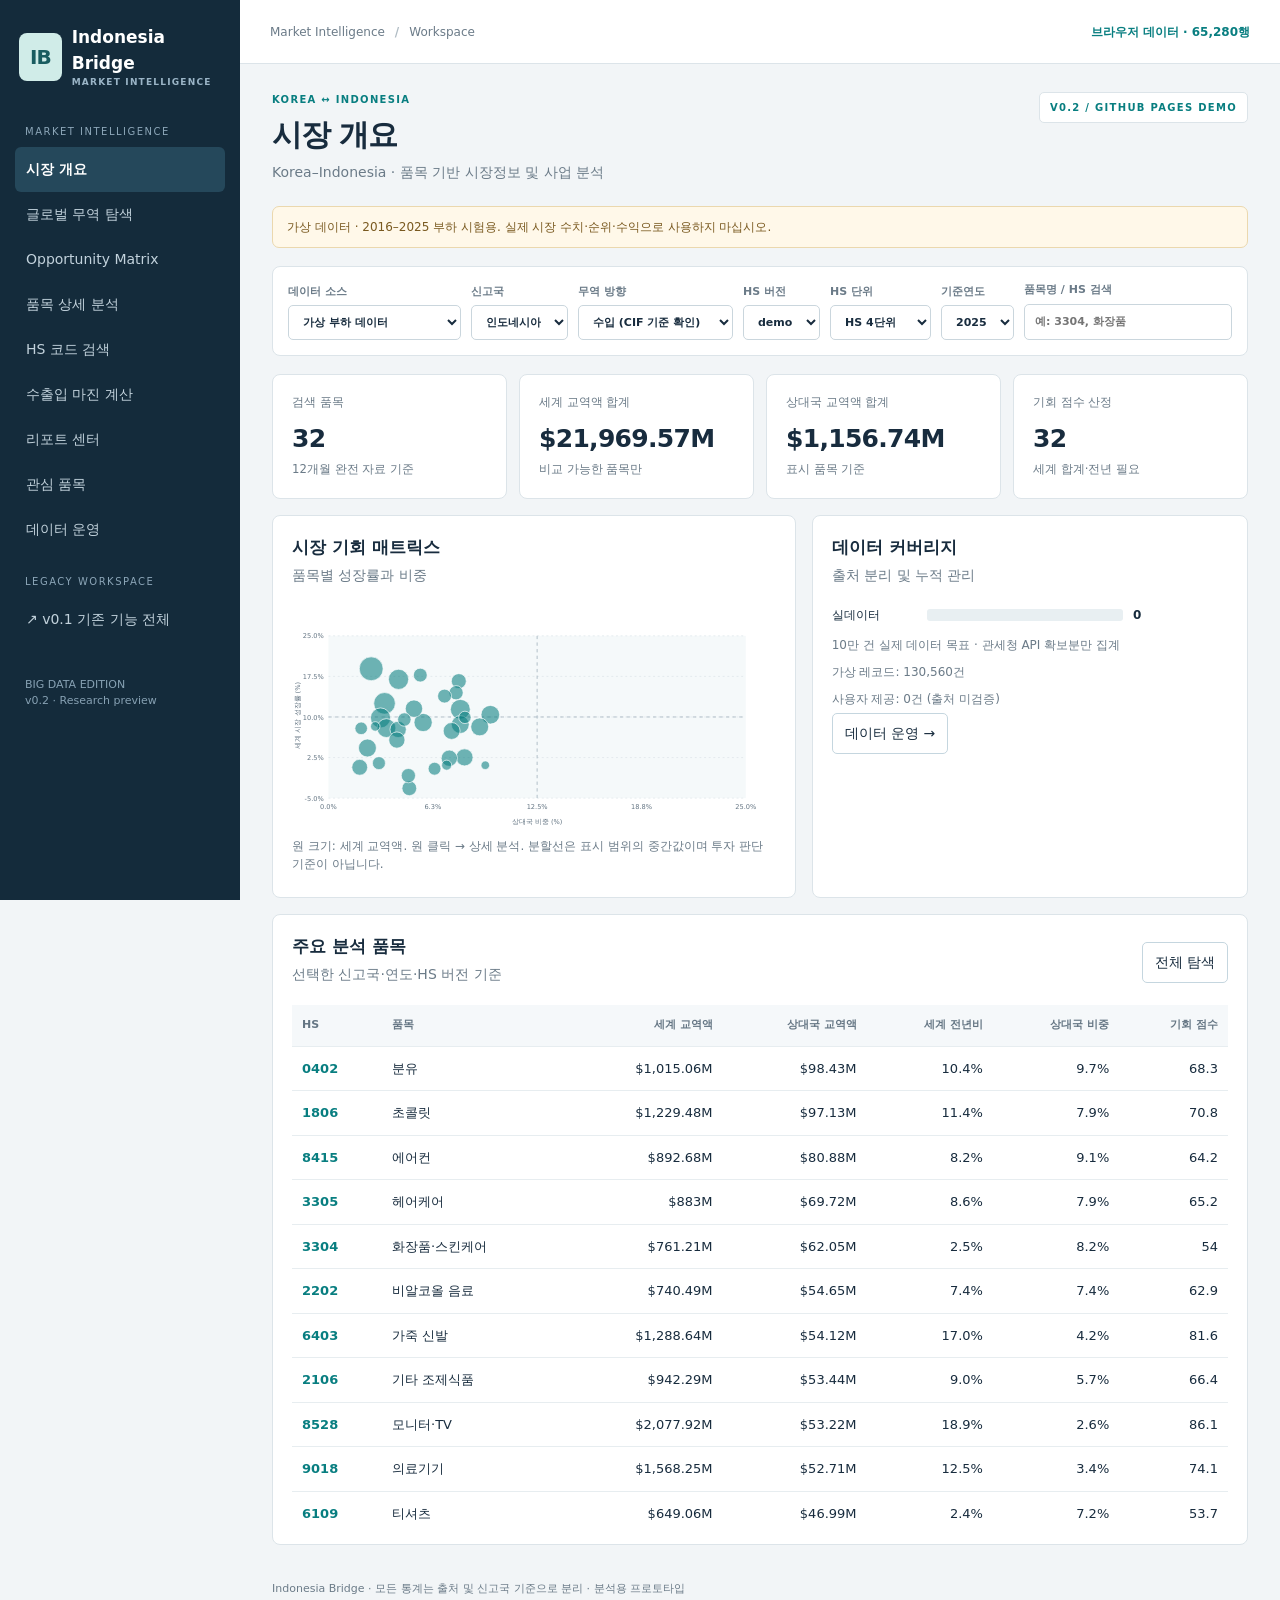
<file: docs/index.html>
<!DOCTYPE html><html lang="ko"><head><meta charset="UTF-8"><meta name="viewport" content="width=device-width,initial-scale=1"><title>Indonesia Bridge | Market Intelligence</title><link rel="stylesheet" href="./style.css"></head><body><aside><div class="brand"><span>IB</span><div>Indonesia Bridge<small>MARKET INTELLIGENCE</small></div></div><div class="navlabel">MARKET INTELLIGENCE</div><nav id="nav"></nav><div class="navlabel">LEGACY WORKSPACE</div><a class="navitem" href="./legacy.html" target="_blank" rel="noopener">↗ v0.1 기존 기능 전체</a><div class="foot">BIG DATA EDITION<br>v0.2 · Research preview</div></aside><main><header><div>Market Intelligence <b> / </b> Workspace</div><span id="status">연결 중</span></header><div class="content"><div class="top"><div><div class="eyebrow">KOREA ↔ INDONESIA</div><h1 id="title">시장 개요</h1><p id="subtitle">양국 간 무역 시장의 변화와 사업 기회를 탐색합니다.</p></div><div class="tag">V0.2 / GITHUB PAGES DEMO</div></div><div id="banner" class="banner">가상 데이터 · 실측 시장 판단 불가</div><section class="filters" id="filters"><label>데이터 소스<select id="source"></select></label><label>신고국<select id="reporter"></select></label><label>무역 방향<select id="flow"></select></label><label>HS 버전<select id="revision"></select></label><label>HS 단위<select id="level"></select></label><label>기준연도<select id="year"></select></label><label class="search">품목명 / HS 검색<input id="query" placeholder="예: 3304, 화장품"></label></section><div id="view" aria-live="polite"></div><footer>Indonesia Bridge · 모든 통계는 출처 및 신고국 기준으로 분리 · 분석용 프로토타입</footer></div></main><script src="./app.js"></script></body></html>
</file>
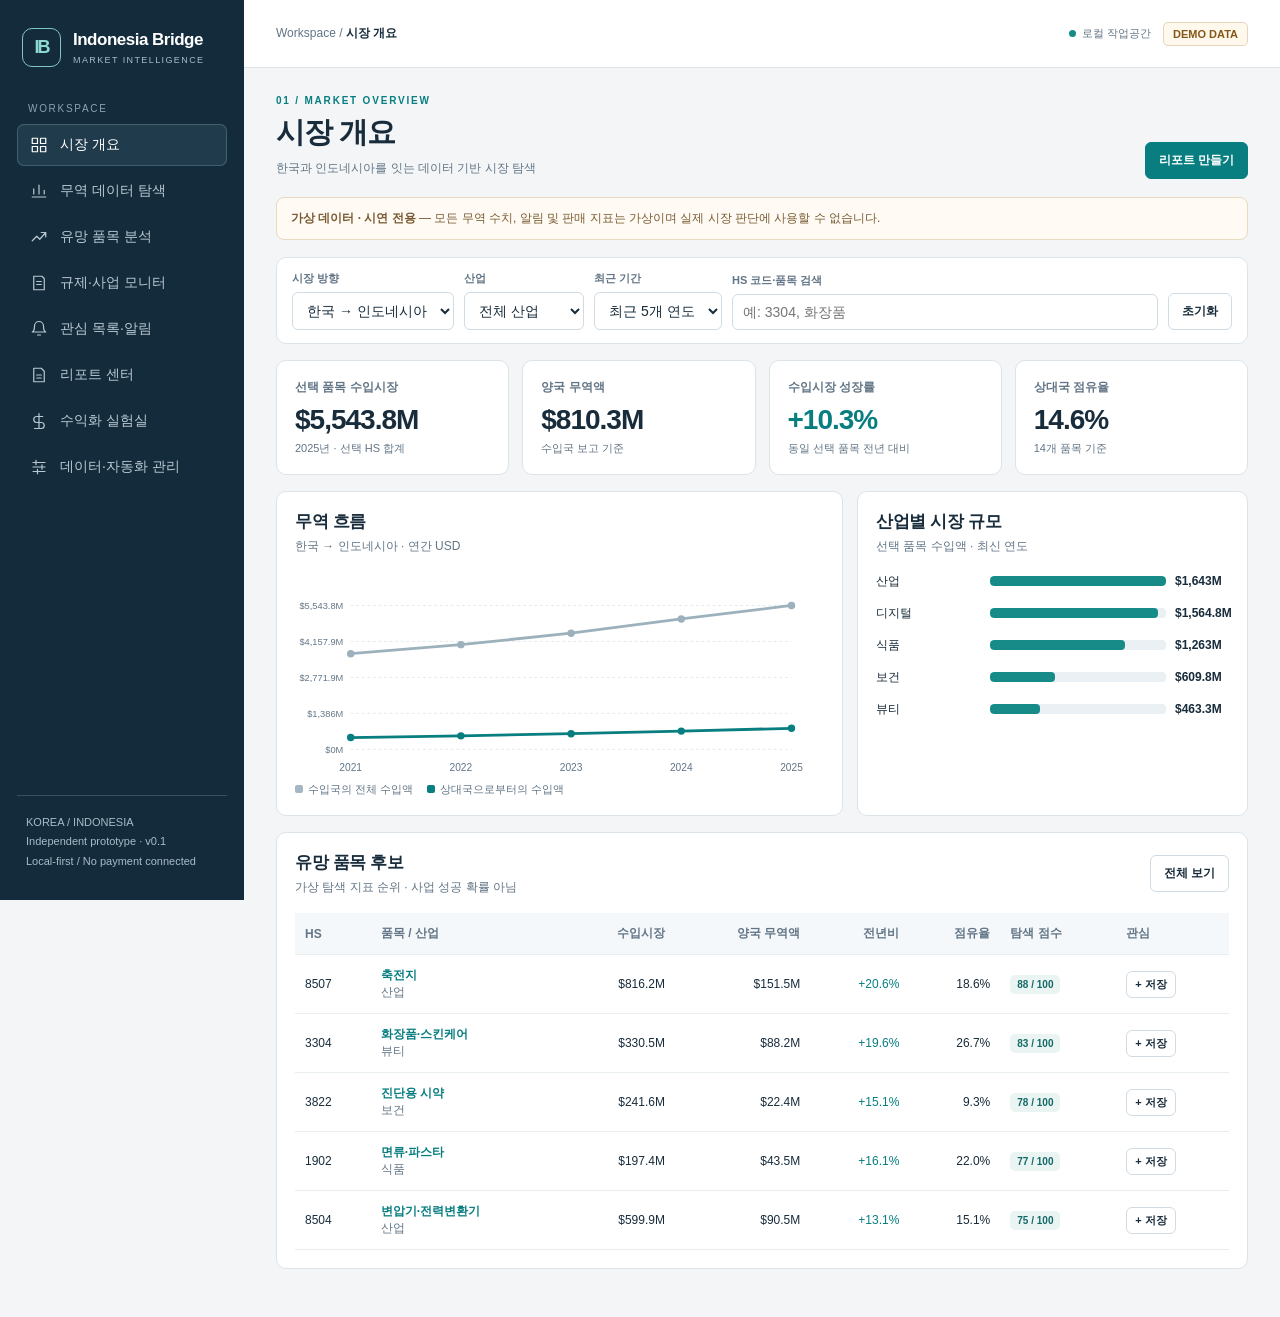
<file: docs/legacy.html>
<!doctype html><html lang="ko"><head><meta charset="utf-8"><meta name="viewport" content="width=device-width, initial-scale=1"><title>Indonesia Bridge | Market Intelligence</title><style>
:root{--nav:#142b3b;--nav2:#203b4b;--bg:#f3f5f7;--ink:#182c3b;--muted:#627586;--line:#dce4e9;--teal:#087e80;--soft:#e8f5f3;--gold:#b47828;--white:#fff}*{box-sizing:border-box}body{margin:0;font-family:Inter,"Pretendard","Noto Sans KR","Malgun Gothic",Arial,sans-serif;background:var(--bg);color:var(--ink);font-size:14px}button,input,select{font:inherit}button{cursor:pointer}button:focus-visible,input:focus-visible,select:focus-visible,a:focus-visible{outline:3px solid #58b8be;outline-offset:2px}a{color:var(--teal)}.layout{display:grid;grid-template-columns:244px minmax(0,1fr);min-height:100vh}.side{background:var(--nav);color:white;padding:28px 17px;position:sticky;top:0;height:100vh;display:flex;flex-direction:column}.brand{display:flex;align-items:center;gap:12px;margin:0 5px 36px}.mark{display:grid;place-items:center;width:39px;height:39px;border:1px solid #80c6c2;border-radius:10px;color:#8cdad1;font-weight:800;font-size:18px;letter-spacing:-2px}.brand strong{display:block;font-size:17px;letter-spacing:-.5px}.brand small{font-size:9px;letter-spacing:1.4px;color:#a9bdc9}.nav-label{font-size:10px;letter-spacing:1.7px;color:#8ca2b0;margin:0 11px 10px}.nav button{width:100%;border:0;background:none;color:#b9c9d3;display:flex;gap:12px;align-items:center;text-align:left;padding:12px 13px;border-radius:7px;margin-bottom:4px;font-weight:500}.nav button:hover,.nav button.active{background:var(--nav2);color:#fff}.nav button.active{box-shadow:inset 0 0 0 1px #40606e}.nav svg{width:18px;height:18px;stroke:currentColor;fill:none;stroke-width:1.6;stroke-linecap:round;stroke-linejoin:round}.side-foot{margin-top:auto;border-top:1px solid #345061;padding:17px 9px 0;color:#a8bcc9;font-size:11px;line-height:1.8}.main{min-width:0}.top{height:68px;background:white;border-bottom:1px solid var(--line);display:flex;justify-content:space-between;align-items:center;padding:0 32px;gap:12px}.crumb{color:var(--muted);font-size:12px}.crumb b{color:var(--ink)}.top-right{display:flex;align-items:center;gap:12px}.tag{font-size:11px;border:1px solid #e5d5ba;color:#845918;background:#fff8ed;border-radius:5px;padding:5px 9px;font-weight:700;white-space:nowrap}.content{max-width:1480px;margin:auto;padding:27px 32px 48px}.heading{display:flex;justify-content:space-between;align-items:flex-end;gap:15px;margin-bottom:18px}.eyebrow{font-size:10px;color:var(--teal);font-weight:800;letter-spacing:1.8px;margin-bottom:7px}h1{font-size:29px;letter-spacing:-1px;margin:0 0 6px}h2{font-size:17px;letter-spacing:-.35px;margin:0}h3{font-size:14px;margin:0 0 8px}p{line-height:1.65;margin:0}.sub,.muted{color:var(--muted);font-size:12px}.notice{border:1px solid #e8d9bf;border-radius:8px;background:#fffbf4;color:#785b32;padding:11px 14px;margin-bottom:17px;font-size:12px;line-height:1.6}.filters{display:flex;flex-wrap:wrap;gap:10px;align-items:end;background:white;border:1px solid var(--line);border-radius:10px;padding:13px 15px;margin-bottom:16px}.field{display:flex;flex-direction:column;gap:6px;min-width:120px}.field label{font-size:11px;color:var(--muted);font-weight:600}input,select{padding:9px 10px;background:#fff;border:1px solid #cfdce3;border-radius:6px;color:var(--ink);min-width:0}input[type=number]{width:100%}.field.grow{flex:1}.btn{border:1px solid #cfdce3;padding:9px 13px;border-radius:6px;background:white;color:var(--ink);font-size:12px;font-weight:650;white-space:nowrap}.btn:hover{background:#edf4f5}.btn.primary{background:var(--teal);color:white;border-color:var(--teal)}.btn.primary:hover{background:#076c6d}.btn.small{padding:5px 8px;font-size:11px}.btn.danger{color:#a24040}.kpis{display:grid;grid-template-columns:repeat(4,minmax(0,1fr));gap:13px;margin-bottom:16px}.panel,.kpi{background:white;border:1px solid var(--line);border-radius:10px;padding:18px;min-width:0}.kpi .label{color:var(--muted);font-size:12px;font-weight:600}.kpi .value{font-size:28px;font-weight:750;letter-spacing:-1px;margin:8px 0 5px;font-variant-numeric:tabular-nums}.kpi .hint{font-size:11px;color:var(--muted)}.positive{color:var(--teal)}.negative{color:#a24040}.grid2{display:grid;grid-template-columns:1.45fr 1fr;gap:14px;margin-bottom:16px}.equal{grid-template-columns:1fr 1fr}.panel-head{display:flex;justify-content:space-between;align-items:center;gap:10px;margin-bottom:16px}.panel-head p{margin-top:4px}.chart{width:100%;min-height:180px}.chart svg{width:100%;height:auto;display:block}.legend{display:flex;gap:14px;font-size:11px;color:var(--muted);flex-wrap:wrap}.dot{width:8px;height:8px;display:inline-block;border-radius:2px;margin-right:5px;background:var(--teal)}.dot.gray{background:#a5b7c2}.barrow{display:grid;grid-template-columns:105px 1fr 54px;gap:9px;align-items:center;margin:15px 0;font-size:12px}.track{background:#eaf0f3;border-radius:4px;height:10px;overflow:hidden}.fill{height:100%;background:#168b88;border-radius:4px}.tablewrap{overflow:auto}table{width:100%;border-collapse:collapse;white-space:nowrap;font-size:12px}th{color:var(--muted);font-weight:600;background:#f5f8fa;text-align:left}th,td{padding:12px 10px;border-bottom:1px solid #e8edf0}td.num,th.num{text-align:right;font-variant-numeric:tabular-nums}tbody tr:hover{background:#f8fbfb}.pill{display:inline-block;background:#eaf4f3;color:#146966;border-radius:5px;padding:4px 7px;font-size:10px;font-weight:700}.pill.gray{background:#edf1f4;color:#60727e}.linkbtn{background:none;border:0;color:var(--teal);padding:0;font-weight:700;cursor:pointer;text-align:left}.empty{padding:30px;text-align:center;color:var(--muted)}.stack{display:grid;gap:12px}.item{border:1px solid var(--line);padding:15px;border-radius:8px}.item .meta{display:flex;gap:8px;flex-wrap:wrap;align-items:center;color:var(--muted);font-size:11px;margin-bottom:8px}.item p{font-size:13px;margin:6px 0}.item h3{margin:0}.actions{display:flex;gap:8px;flex-wrap:wrap;align-items:center}.split{display:flex;align-items:center;justify-content:space-between;gap:12px}.formgrid{display:grid;grid-template-columns:repeat(2,minmax(0,1fr));gap:14px}.wide{grid-column:1/-1}.plans{display:grid;grid-template-columns:repeat(3,minmax(0,1fr));gap:12px;margin-bottom:16px}.plan{border:1px solid var(--line);border-radius:9px;background:white;padding:18px}.plan.feature{border:1.5px solid var(--teal)}.plan .price{font-size:26px;font-weight:750;margin:12px 0}.plan p{font-size:12px;color:var(--muted);margin-bottom:12px}.plan ul{padding-left:17px;line-height:1.9;font-size:12px}.result{background:#f0f8f7;border:1px solid #c5e1df;border-radius:8px;padding:16px}.result .value{font-size:32px;letter-spacing:-1px;font-weight:750;margin:7px 0}.toast{position:fixed;bottom:22px;right:22px;max-width:420px;background:#142b3b;color:#fff;padding:13px 18px;border-radius:8px;z-index:5;box-shadow:0 8px 30px #0002;display:none}.modal{position:fixed;inset:0;background:#13293877;z-index:10;display:none;align-items:center;justify-content:center;padding:16px}.modal.open{display:flex}.dialog{max-width:720px;width:100%;max-height:85vh;overflow:auto;background:white;border-radius:12px;padding:22px;box-shadow:0 20px 65px #0003}.report{white-space:pre-wrap;line-height:1.8;font-size:13px;background:#f6f8fa;padding:16px;border-radius:6px;overflow-wrap:anywhere}.log{font-family:monospace;font-size:11px;line-height:1.8;overflow-wrap:anywhere}.footnote{font-size:11px;color:var(--muted);line-height:1.7;margin-top:10px}.mobile{display:none}.status{display:inline-flex;align-items:center;gap:6px;font-size:11px;color:var(--muted)}.status:before{content:'';width:7px;height:7px;border-radius:50%;background:#168b88}.details{font-size:12px;line-height:1.8;color:var(--muted)}.page{animation:appear .16s ease}@keyframes appear{from{opacity:.5;transform:translateY(2px)}to{opacity:1;transform:translateY(0)}}@media(max-width:1050px){.layout{grid-template-columns:205px minmax(0,1fr)}.content{padding:22px}.top{padding:0 22px}.kpis{grid-template-columns:repeat(2,1fr)}.grid2{grid-template-columns:1fr}.plans{grid-template-columns:1fr 1fr}}@media(max-width:690px){.layout{display:block}.side{position:static;height:auto;padding:12px;display:block}.brand{margin:0 0 12px}.nav{display:flex;overflow:auto;gap:4px}.nav button{width:auto;white-space:nowrap;margin:0;padding:9px;font-size:11px}.nav-label,.side-foot{display:none}.top{height:50px;padding:0 12px}.top-right .status{display:none}.content{padding:15px 12px 30px}.heading{align-items:flex-start;flex-direction:column}h1{font-size:25px}.kpi{padding:13px}.kpi .value{font-size:22px}.panel{padding:13px}.plans,.formgrid{grid-template-columns:1fr}.field{flex:1}.barrow{grid-template-columns:85px 1fr 48px}}@media print{.side,.top,.filters,.btn,.notice,.toast,.modal{display:none!important}.layout{display:block}.content{padding:0}.panel{break-inside:avoid}.grid2{display:block}.panel{margin-bottom:10px}}
</style></head><body><div class="layout"><aside class="side"><div class="brand"><span class="mark">IB</span><div><strong>Indonesia Bridge</strong><small>MARKET INTELLIGENCE</small></div></div><div class="nav-label">WORKSPACE</div><nav class="nav" id="nav"></nav><div class="side-foot">KOREA / INDONESIA<br>Independent prototype · v0.1<br>Local-first / No payment connected</div></aside><main class="main"><header class="top"><div class="crumb">Workspace / <b id="crumb">시장 개요</b></div><div class="top-right"><span class="status">로컬 작업공간</span><span class="tag" id="modeTag">DEMO DATA</span></div></header><div class="content" id="app"></div></main></div><div class="toast" id="toast" role="status"></div><div class="modal" id="modal" role="dialog" aria-modal="true" aria-label="상세 보기"><div class="dialog" id="dialog"></div></div><input type="file" id="file" accept=".json,application/json" hidden><script>
const SAMPLE={
  "dataset_name": "가상 무역 통계 2021–2025",
  "mode": "demo",
  "source_url": "",
  "rows": [
    {
      "direction": "KR_ID",
      "hs": "3304",
      "name": "화장품·스킨케어",
      "sector": "뷰티",
      "year": 2021,
      "market_usd": 181505809,
      "bilateral_usd": 41746336
    },
    {
      "direction": "KR_ID",
      "hs": "3304",
      "name": "화장품·스킨케어",
      "sector": "뷰티",
      "year": 2022,
      "market_usd": 202849335,
      "bilateral_usd": 48521561
    },
    {
      "direction": "KR_ID",
      "hs": "3304",
      "name": "화장품·스킨케어",
      "sector": "뷰티",
      "year": 2023,
      "market_usd": 238938618,
      "bilateral_usd": 59352353
    },
    {
      "direction": "KR_ID",
      "hs": "3304",
      "name": "화장품·스킨케어",
      "sector": "뷰티",
      "year": 2024,
      "market_usd": 276295256,
      "bilateral_usd": 71173658
    },
    {
      "direction": "KR_ID",
      "hs": "3304",
      "name": "화장품·스킨케어",
      "sector": "뷰티",
      "year": 2025,
      "market_usd": 330539257,
      "bilateral_usd": 88187874
    },
    {
      "direction": "KR_ID",
      "hs": "3305",
      "name": "헤어케어",
      "sector": "뷰티",
      "year": 2021,
      "market_usd": 90954177,
      "bilateral_usd": 10914501
    },
    {
      "direction": "KR_ID",
      "hs": "3305",
      "name": "헤어케어",
      "sector": "뷰티",
      "year": 2022,
      "market_usd": 102250724,
      "bilateral_usd": 12760890
    },
    {
      "direction": "KR_ID",
      "hs": "3305",
      "name": "헤어케어",
      "sector": "뷰티",
      "year": 2023,
      "market_usd": 108140764,
      "bilateral_usd": 14015043
    },
    {
      "direction": "KR_ID",
      "hs": "3305",
      "name": "헤어케어",
      "sector": "뷰티",
      "year": 2024,
      "market_usd": 122510166,
      "bilateral_usd": 16465366
    },
    {
      "direction": "KR_ID",
      "hs": "3305",
      "name": "헤어케어",
      "sector": "뷰티",
      "year": 2025,
      "market_usd": 132771812,
      "bilateral_usd": 18481836
    },
    {
      "direction": "KR_ID",
      "hs": "1902",
      "name": "면류·파스타",
      "sector": "식품",
      "year": 2021,
      "market_usd": 117974193,
      "bilateral_usd": 22415097
    },
    {
      "direction": "KR_ID",
      "hs": "1902",
      "name": "면류·파스타",
      "sector": "식품",
      "year": 2022,
      "market_usd": 135643571,
      "bilateral_usd": 26803170
    },
    {
      "direction": "KR_ID",
      "hs": "1902",
      "name": "면류·파스타",
      "sector": "식품",
      "year": 2023,
      "market_usd": 148875123,
      "bilateral_usd": 30549175
    },
    {
      "direction": "KR_ID",
      "hs": "1902",
      "name": "면류·파스타",
      "sector": "식품",
      "year": 2024,
      "market_usd": 170018907,
      "bilateral_usd": 36180023
    },
    {
      "direction": "KR_ID",
      "hs": "1902",
      "name": "면류·파스타",
      "sector": "식품",
      "year": 2025,
      "market_usd": 197416388,
      "bilateral_usd": 43510572
    },
    {
      "direction": "KR_ID",
      "hs": "2106",
      "name": "기타 조제식품",
      "sector": "식품",
      "year": 2021,
      "market_usd": 260701087,
      "bilateral_usd": 18249076
    },
    {
      "direction": "KR_ID",
      "hs": "2106",
      "name": "기타 조제식품",
      "sector": "식품",
      "year": 2022,
      "market_usd": 281202761,
      "bilateral_usd": 20471561
    },
    {
      "direction": "KR_ID",
      "hs": "2106",
      "name": "기타 조제식품",
      "sector": "식품",
      "year": 2023,
      "market_usd": 316284979,
      "bilateral_usd": 23911144
    },
    {
      "direction": "KR_ID",
      "hs": "2106",
      "name": "기타 조제식품",
      "sector": "식품",
      "year": 2024,
      "market_usd": 352484890,
      "bilateral_usd": 27634815
    },
    {
      "direction": "KR_ID",
      "hs": "2106",
      "name": "기타 조제식품",
      "sector": "식품",
      "year": 2025,
      "market_usd": 369394451,
      "bilateral_usd": 29994829
    },
    {
      "direction": "KR_ID",
      "hs": "0901",
      "name": "커피",
      "sector": "식품",
      "year": 2021,
      "market_usd": 112018407,
      "bilateral_usd": 12322025
    },
    {
      "direction": "KR_ID",
      "hs": "0901",
      "name": "커피",
      "sector": "식품",
      "year": 2022,
      "market_usd": 121325415,
      "bilateral_usd": 13879627
    },
    {
      "direction": "KR_ID",
      "hs": "0901",
      "name": "커피",
      "sector": "식품",
      "year": 2023,
      "market_usd": 129438331,
      "bilateral_usd": 15377274
    },
    {
      "direction": "KR_ID",
      "hs": "0901",
      "name": "커피",
      "sector": "식품",
      "year": 2024,
      "market_usd": 139508507,
      "bilateral_usd": 17187448
    },
    {
      "direction": "KR_ID",
      "hs": "0901",
      "name": "커피",
      "sector": "식품",
      "year": 2025,
      "market_usd": 159533575,
      "bilateral_usd": 20356484
    },
    {
      "direction": "KR_ID",
      "hs": "1801",
      "name": "코코아 원두",
      "sector": "식품",
      "year": 2021,
      "market_usd": 79215654,
      "bilateral_usd": 4752939
    },
    {
      "direction": "KR_ID",
      "hs": "1801",
      "name": "코코아 원두",
      "sector": "식품",
      "year": 2022,
      "market_usd": 88971505,
      "bilateral_usd": 5551822
    },
    {
      "direction": "KR_ID",
      "hs": "1801",
      "name": "코코아 원두",
      "sector": "식품",
      "year": 2023,
      "market_usd": 101452284,
      "bilateral_usd": 6574108
    },
    {
      "direction": "KR_ID",
      "hs": "1801",
      "name": "코코아 원두",
      "sector": "식품",
      "year": 2024,
      "market_usd": 120994695,
      "bilateral_usd": 8130844
    },
    {
      "direction": "KR_ID",
      "hs": "1801",
      "name": "코코아 원두",
      "sector": "식품",
      "year": 2025,
      "market_usd": 135957721,
      "bilateral_usd": 9462657
    },
    {
      "direction": "KR_ID",
      "hs": "8471",
      "name": "컴퓨터·데이터처리기기",
      "sector": "디지털",
      "year": 2021,
      "market_usd": 529582402,
      "bilateral_usd": 74141536
    },
    {
      "direction": "KR_ID",
      "hs": "8471",
      "name": "컴퓨터·데이터처리기기",
      "sector": "디지털",
      "year": 2022,
      "market_usd": 569341042,
      "bilateral_usd": 82896056
    },
    {
      "direction": "KR_ID",
      "hs": "8471",
      "name": "컴퓨터·데이터처리기기",
      "sector": "디지털",
      "year": 2023,
      "market_usd": 607846401,
      "bilateral_usd": 91906376
    },
    {
      "direction": "KR_ID",
      "hs": "8471",
      "name": "컴퓨터·데이터처리기기",
      "sector": "디지털",
      "year": 2024,
      "market_usd": 673645116,
      "bilateral_usd": 105627554
    },
    {
      "direction": "KR_ID",
      "hs": "8471",
      "name": "컴퓨터·데이터처리기기",
      "sector": "디지털",
      "year": 2025,
      "market_usd": 702298377,
      "bilateral_usd": 114053256
    },
    {
      "direction": "KR_ID",
      "hs": "8517",
      "name": "통신기기",
      "sector": "디지털",
      "year": 2021,
      "market_usd": 682123258,
      "bilateral_usd": 75033558
    },
    {
      "direction": "KR_ID",
      "hs": "8517",
      "name": "통신기기",
      "sector": "디지털",
      "year": 2022,
      "market_usd": 735046093,
      "bilateral_usd": 84089273
    },
    {
      "direction": "KR_ID",
      "hs": "8517",
      "name": "통신기기",
      "sector": "디지털",
      "year": 2023,
      "market_usd": 769481287,
      "bilateral_usd": 91414377
    },
    {
      "direction": "KR_ID",
      "hs": "8517",
      "name": "통신기기",
      "sector": "디지털",
      "year": 2024,
      "market_usd": 827467467,
      "bilateral_usd": 101943992
    },
    {
      "direction": "KR_ID",
      "hs": "8517",
      "name": "통신기기",
      "sector": "디지털",
      "year": 2025,
      "market_usd": 862468669,
      "bilateral_usd": 110051002
    },
    {
      "direction": "KR_ID",
      "hs": "9018",
      "name": "의료기기",
      "sector": "보건",
      "year": 2021,
      "market_usd": 242945834,
      "bilateral_usd": 21865125
    },
    {
      "direction": "KR_ID",
      "hs": "9018",
      "name": "의료기기",
      "sector": "보건",
      "year": 2022,
      "market_usd": 261475056,
      "bilateral_usd": 24474065
    },
    {
      "direction": "KR_ID",
      "hs": "9018",
      "name": "의료기기",
      "sector": "보건",
      "year": 2023,
      "market_usd": 296140929,
      "bilateral_usd": 28784898
    },
    {
      "direction": "KR_ID",
      "hs": "9018",
      "name": "의료기기",
      "sector": "보건",
      "year": 2024,
      "market_usd": 332921836,
      "bilateral_usd": 33558521
    },
    {
      "direction": "KR_ID",
      "hs": "9018",
      "name": "의료기기",
      "sector": "보건",
      "year": 2025,
      "market_usd": 368123288,
      "bilateral_usd": 38432071
    },
    {
      "direction": "KR_ID",
      "hs": "3822",
      "name": "진단용 시약",
      "sector": "보건",
      "year": 2021,
      "market_usd": 127915769,
      "bilateral_usd": 10233262
    },
    {
      "direction": "KR_ID",
      "hs": "3822",
      "name": "진단용 시약",
      "sector": "보건",
      "year": 2022,
      "market_usd": 148458739,
      "bilateral_usd": 12351767
    },
    {
      "direction": "KR_ID",
      "hs": "3822",
      "name": "진단용 시약",
      "sector": "보건",
      "year": 2023,
      "market_usd": 175586331,
      "bilateral_usd": 15170659
    },
    {
      "direction": "KR_ID",
      "hs": "3822",
      "name": "진단용 시약",
      "sector": "보건",
      "year": 2024,
      "market_usd": 209904739,
      "bilateral_usd": 18807465
    },
    {
      "direction": "KR_ID",
      "hs": "3822",
      "name": "진단용 시약",
      "sector": "보건",
      "year": 2025,
      "market_usd": 241629681,
      "bilateral_usd": 22423234
    },
    {
      "direction": "KR_ID",
      "hs": "8504",
      "name": "변압기·전력변환기",
      "sector": "산업",
      "year": 2021,
      "market_usd": 337351692,
      "bilateral_usd": 43855720
    },
    {
      "direction": "KR_ID",
      "hs": "8504",
      "name": "변압기·전력변환기",
      "sector": "산업",
      "year": 2022,
      "market_usd": 384185035,
      "bilateral_usd": 51941817
    },
    {
      "direction": "KR_ID",
      "hs": "8504",
      "name": "변압기·전력변환기",
      "sector": "산업",
      "year": 2023,
      "market_usd": 443363295,
      "bilateral_usd": 62248207
    },
    {
      "direction": "KR_ID",
      "hs": "8504",
      "name": "변압기·전력변환기",
      "sector": "산업",
      "year": 2024,
      "market_usd": 530645080,
      "bilateral_usd": 77261924
    },
    {
      "direction": "KR_ID",
      "hs": "8504",
      "name": "변압기·전력변환기",
      "sector": "산업",
      "year": 2025,
      "market_usd": 599943987,
      "bilateral_usd": 90471553
    },
    {
      "direction": "KR_ID",
      "hs": "8507",
      "name": "축전지",
      "sector": "산업",
      "year": 2021,
      "market_usd": 412684623,
      "bilateral_usd": 66029540
    },
    {
      "direction": "KR_ID",
      "hs": "8507",
      "name": "축전지",
      "sector": "산업",
      "year": 2022,
      "market_usd": 478272913,
      "bilateral_usd": 79584613
    },
    {
      "direction": "KR_ID",
      "hs": "8507",
      "name": "축전지",
      "sector": "산업",
      "year": 2023,
      "market_usd": 588582875,
      "bilateral_usd": 101707121
    },
    {
      "direction": "KR_ID",
      "hs": "8507",
      "name": "축전지",
      "sector": "산업",
      "year": 2024,
      "market_usd": 676961570,
      "bilateral_usd": 121311513
    },
    {
      "direction": "KR_ID",
      "hs": "8507",
      "name": "축전지",
      "sector": "산업",
      "year": 2025,
      "market_usd": 816242451,
      "bilateral_usd": 151494599
    },
    {
      "direction": "KR_ID",
      "hs": "4001",
      "name": "천연고무",
      "sector": "산업",
      "year": 2021,
      "market_usd": 195580566,
      "bilateral_usd": 23469668
    },
    {
      "direction": "KR_ID",
      "hs": "4001",
      "name": "천연고무",
      "sector": "산업",
      "year": 2022,
      "market_usd": 199259837,
      "bilateral_usd": 24867628
    },
    {
      "direction": "KR_ID",
      "hs": "4001",
      "name": "천연고무",
      "sector": "산업",
      "year": 2023,
      "market_usd": 206206204,
      "bilateral_usd": 26724324
    },
    {
      "direction": "KR_ID",
      "hs": "4001",
      "name": "천연고무",
      "sector": "산업",
      "year": 2024,
      "market_usd": 216091552,
      "bilateral_usd": 29042705
    },
    {
      "direction": "KR_ID",
      "hs": "4001",
      "name": "천연고무",
      "sector": "산업",
      "year": 2025,
      "market_usd": 226845532,
      "bilateral_usd": 31576898
    },
    {
      "direction": "KR_ID",
      "hs": "1511",
      "name": "팜유",
      "sector": "식품",
      "year": 2021,
      "market_usd": 315133598,
      "bilateral_usd": 28362024
    },
    {
      "direction": "KR_ID",
      "hs": "1511",
      "name": "팜유",
      "sector": "식품",
      "year": 2022,
      "market_usd": 326307515,
      "bilateral_usd": 30542383
    },
    {
      "direction": "KR_ID",
      "hs": "1511",
      "name": "팜유",
      "sector": "식품",
      "year": 2023,
      "market_usd": 344955009,
      "bilateral_usd": 33529627
    },
    {
      "direction": "KR_ID",
      "hs": "1511",
      "name": "팜유",
      "sector": "식품",
      "year": 2024,
      "market_usd": 375558280,
      "bilateral_usd": 37856275
    },
    {
      "direction": "KR_ID",
      "hs": "1511",
      "name": "팜유",
      "sector": "식품",
      "year": 2025,
      "market_usd": 400684099,
      "bilateral_usd": 41831420
    },
    {
      "direction": "ID_KR",
      "hs": "3304",
      "name": "화장품·스킨케어",
      "sector": "뷰티",
      "year": 2021,
      "market_usd": 121409432,
      "bilateral_usd": 22719106
    },
    {
      "direction": "ID_KR",
      "hs": "3304",
      "name": "화장품·스킨케어",
      "sector": "뷰티",
      "year": 2022,
      "market_usd": 146297059,
      "bilateral_usd": 28471329
    },
    {
      "direction": "ID_KR",
      "hs": "3304",
      "name": "화장품·스킨케어",
      "sector": "뷰티",
      "year": 2023,
      "market_usd": 170047917,
      "bilateral_usd": 34366387
    },
    {
      "direction": "ID_KR",
      "hs": "3304",
      "name": "화장품·스킨케어",
      "sector": "뷰티",
      "year": 2024,
      "market_usd": 207045077,
      "bilateral_usd": 43393205
    },
    {
      "direction": "ID_KR",
      "hs": "3304",
      "name": "화장품·스킨케어",
      "sector": "뷰티",
      "year": 2025,
      "market_usd": 237912262,
      "bilateral_usd": 51643256
    },
    {
      "direction": "ID_KR",
      "hs": "3305",
      "name": "헤어케어",
      "sector": "뷰티",
      "year": 2021,
      "market_usd": 65773299,
      "bilateral_usd": 8475094
    },
    {
      "direction": "ID_KR",
      "hs": "3305",
      "name": "헤어케어",
      "sector": "뷰티",
      "year": 2022,
      "market_usd": 71467292,
      "bilateral_usd": 9577134
    },
    {
      "direction": "ID_KR",
      "hs": "3305",
      "name": "헤어케어",
      "sector": "뷰티",
      "year": 2023,
      "market_usd": 77586412,
      "bilateral_usd": 10797030
    },
    {
      "direction": "ID_KR",
      "hs": "3305",
      "name": "헤어케어",
      "sector": "뷰티",
      "year": 2024,
      "market_usd": 80268310,
      "bilateral_usd": 11583959
    },
    {
      "direction": "ID_KR",
      "hs": "3305",
      "name": "헤어케어",
      "sector": "뷰티",
      "year": 2025,
      "market_usd": 84611550,
      "bilateral_usd": 12646855
    },
    {
      "direction": "ID_KR",
      "hs": "1902",
      "name": "면류·파스타",
      "sector": "식품",
      "year": 2021,
      "market_usd": 180629615,
      "bilateral_usd": 7553613
    },
    {
      "direction": "ID_KR",
      "hs": "1902",
      "name": "면류·파스타",
      "sector": "식품",
      "year": 2022,
      "market_usd": 201103850,
      "bilateral_usd": 8746202
    },
    {
      "direction": "ID_KR",
      "hs": "1902",
      "name": "면류·파스타",
      "sector": "식품",
      "year": 2023,
      "market_usd": 230134123,
      "bilateral_usd": 10393709
    },
    {
      "direction": "ID_KR",
      "hs": "1902",
      "name": "면류·파스타",
      "sector": "식품",
      "year": 2024,
      "market_usd": 257737356,
      "bilateral_usd": 12071498
    },
    {
      "direction": "ID_KR",
      "hs": "1902",
      "name": "면류·파스타",
      "sector": "식품",
      "year": 2025,
      "market_usd": 279614043,
      "bilateral_usd": 13563842
    },
    {
      "direction": "ID_KR",
      "hs": "2106",
      "name": "기타 조제식품",
      "sector": "식품",
      "year": 2021,
      "market_usd": 135405045,
      "bilateral_usd": 28337900
    },
    {
      "direction": "ID_KR",
      "hs": "2106",
      "name": "기타 조제식품",
      "sector": "식품",
      "year": 2022,
      "market_usd": 151215942,
      "bilateral_usd": 32912717
    },
    {
      "direction": "ID_KR",
      "hs": "2106",
      "name": "기타 조제식품",
      "sector": "식품",
      "year": 2023,
      "market_usd": 163459143,
      "bilateral_usd": 36945861
    },
    {
      "direction": "ID_KR",
      "hs": "2106",
      "name": "기타 조제식품",
      "sector": "식품",
      "year": 2024,
      "market_usd": 168967932,
      "bilateral_usd": 39605467
    },
    {
      "direction": "ID_KR",
      "hs": "2106",
      "name": "기타 조제식품",
      "sector": "식품",
      "year": 2025,
      "market_usd": 191890636,
      "bilateral_usd": 46584838
    },
    {
      "direction": "ID_KR",
      "hs": "0901",
      "name": "커피",
      "sector": "식품",
      "year": 2021,
      "market_usd": 133103262,
      "bilateral_usd": 9897913
    },
    {
      "direction": "ID_KR",
      "hs": "0901",
      "name": "커피",
      "sector": "식품",
      "year": 2022,
      "market_usd": 143555027,
      "bilateral_usd": 11102139
    },
    {
      "direction": "ID_KR",
      "hs": "0901",
      "name": "커피",
      "sector": "식품",
      "year": 2023,
      "market_usd": 163037059,
      "bilateral_usd": 13093779
    },
    {
      "direction": "ID_KR",
      "hs": "0901",
      "name": "커피",
      "sector": "식품",
      "year": 2024,
      "market_usd": 181765422,
      "bilateral_usd": 15138548
    },
    {
      "direction": "ID_KR",
      "hs": "0901",
      "name": "커피",
      "sector": "식품",
      "year": 2025,
      "market_usd": 208504443,
      "bilateral_usd": 17985736
    },
    {
      "direction": "ID_KR",
      "hs": "1801",
      "name": "코코아 원두",
      "sector": "식품",
      "year": 2021,
      "market_usd": 110894871,
      "bilateral_usd": 13042172
    },
    {
      "direction": "ID_KR",
      "hs": "1801",
      "name": "코코아 원두",
      "sector": "식품",
      "year": 2022,
      "market_usd": 123807211,
      "bilateral_usd": 15143203
    },
    {
      "direction": "ID_KR",
      "hs": "1801",
      "name": "코코아 원두",
      "sector": "식품",
      "year": 2023,
      "market_usd": 131956807,
      "bilateral_usd": 16760772
    },
    {
      "direction": "ID_KR",
      "hs": "1801",
      "name": "코코아 원두",
      "sector": "식품",
      "year": 2024,
      "market_usd": 136256293,
      "bilateral_usd": 17947875
    },
    {
      "direction": "ID_KR",
      "hs": "1801",
      "name": "코코아 원두",
      "sector": "식품",
      "year": 2025,
      "market_usd": 148595026,
      "bilateral_usd": 20272192
    },
    {
      "direction": "ID_KR",
      "hs": "8471",
      "name": "컴퓨터·데이터처리기기",
      "sector": "디지털",
      "year": 2021,
      "market_usd": 583706859,
      "bilateral_usd": 96932987
    },
    {
      "direction": "ID_KR",
      "hs": "8471",
      "name": "컴퓨터·데이터처리기기",
      "sector": "디지털",
      "year": 2022,
      "market_usd": 621798791,
      "bilateral_usd": 107389052
    },
    {
      "direction": "ID_KR",
      "hs": "8471",
      "name": "컴퓨터·데이터처리기기",
      "sector": "디지털",
      "year": 2023,
      "market_usd": 643456836,
      "bilateral_usd": 115403763
    },
    {
      "direction": "ID_KR",
      "hs": "8471",
      "name": "컴퓨터·데이터처리기기",
      "sector": "디지털",
      "year": 2024,
      "market_usd": 654328663,
      "bilateral_usd": 121700052
    },
    {
      "direction": "ID_KR",
      "hs": "8471",
      "name": "컴퓨터·데이터처리기기",
      "sector": "디지털",
      "year": 2025,
      "market_usd": 700941990,
      "bilateral_usd": 135025832
    },
    {
      "direction": "ID_KR",
      "hs": "8517",
      "name": "통신기기",
      "sector": "디지털",
      "year": 2021,
      "market_usd": 326947897,
      "bilateral_usd": 61323507
    },
    {
      "direction": "ID_KR",
      "hs": "8517",
      "name": "통신기기",
      "sector": "디지털",
      "year": 2022,
      "market_usd": 373363973,
      "bilateral_usd": 72830650
    },
    {
      "direction": "ID_KR",
      "hs": "8517",
      "name": "통신기기",
      "sector": "디지털",
      "year": 2023,
      "market_usd": 433270089,
      "bilateral_usd": 87766929
    },
    {
      "direction": "ID_KR",
      "hs": "8517",
      "name": "통신기기",
      "sector": "디지털",
      "year": 2024,
      "market_usd": 536327458,
      "bilateral_usd": 112666938
    },
    {
      "direction": "ID_KR",
      "hs": "8517",
      "name": "통신기기",
      "sector": "디지털",
      "year": 2025,
      "market_usd": 634511367,
      "bilateral_usd": 138052995
    },
    {
      "direction": "ID_KR",
      "hs": "9018",
      "name": "의료기기",
      "sector": "보건",
      "year": 2021,
      "market_usd": 132654786,
      "bilateral_usd": 5014923
    },
    {
      "direction": "ID_KR",
      "hs": "9018",
      "name": "의료기기",
      "sector": "보건",
      "year": 2022,
      "market_usd": 146653851,
      "bilateral_usd": 5765914
    },
    {
      "direction": "ID_KR",
      "hs": "9018",
      "name": "의료기기",
      "sector": "보건",
      "year": 2023,
      "market_usd": 155978450,
      "bilateral_usd": 6368391
    },
    {
      "direction": "ID_KR",
      "hs": "9018",
      "name": "의료기기",
      "sector": "보건",
      "year": 2024,
      "market_usd": 176055340,
      "bilateral_usd": 7454330
    },
    {
      "direction": "ID_KR",
      "hs": "9018",
      "name": "의료기기",
      "sector": "보건",
      "year": 2025,
      "market_usd": 195445612,
      "bilateral_usd": 8570878
    },
    {
      "direction": "ID_KR",
      "hs": "3822",
      "name": "진단용 시약",
      "sector": "보건",
      "year": 2021,
      "market_usd": 94736085,
      "bilateral_usd": 9784392
    },
    {
      "direction": "ID_KR",
      "hs": "3822",
      "name": "진단용 시약",
      "sector": "보건",
      "year": 2022,
      "market_usd": 112956239,
      "bilateral_usd": 12132826
    },
    {
      "direction": "ID_KR",
      "hs": "3822",
      "name": "진단용 시약",
      "sector": "보건",
      "year": 2023,
      "market_usd": 133547098,
      "bilateral_usd": 14896239
    },
    {
      "direction": "ID_KR",
      "hs": "3822",
      "name": "진단용 시약",
      "sector": "보건",
      "year": 2024,
      "market_usd": 151224600,
      "bilateral_usd": 17492782
    },
    {
      "direction": "ID_KR",
      "hs": "3822",
      "name": "진단용 시약",
      "sector": "보건",
      "year": 2025,
      "market_usd": 177968332,
      "bilateral_usd": 21321568
    },
    {
      "direction": "ID_KR",
      "hs": "8504",
      "name": "변압기·전력변환기",
      "sector": "산업",
      "year": 2021,
      "market_usd": 525739694,
      "bilateral_usd": 55753914
    },
    {
      "direction": "ID_KR",
      "hs": "8504",
      "name": "변압기·전력변환기",
      "sector": "산업",
      "year": 2022,
      "market_usd": 581109360,
      "bilateral_usd": 64090816
    },
    {
      "direction": "ID_KR",
      "hs": "8504",
      "name": "변압기·전력변환기",
      "sector": "산업",
      "year": 2023,
      "market_usd": 662138122,
      "bilateral_usd": 75836266
    },
    {
      "direction": "ID_KR",
      "hs": "8504",
      "name": "변압기·전력변환기",
      "sector": "산업",
      "year": 2024,
      "market_usd": 754878609,
      "bilateral_usd": 89660207
    },
    {
      "direction": "ID_KR",
      "hs": "8504",
      "name": "변압기·전력변환기",
      "sector": "산업",
      "year": 2025,
      "market_usd": 867653885,
      "bilateral_usd": 106735552
    },
    {
      "direction": "ID_KR",
      "hs": "8507",
      "name": "축전지",
      "sector": "산업",
      "year": 2021,
      "market_usd": 290549420,
      "bilateral_usd": 11079730
    },
    {
      "direction": "ID_KR",
      "hs": "8507",
      "name": "축전지",
      "sector": "산업",
      "year": 2022,
      "market_usd": 300987716,
      "bilateral_usd": 11936893
    },
    {
      "direction": "ID_KR",
      "hs": "8507",
      "name": "축전지",
      "sector": "산업",
      "year": 2023,
      "market_usd": 332629438,
      "bilateral_usd": 13699150
    },
    {
      "direction": "ID_KR",
      "hs": "8507",
      "name": "축전지",
      "sector": "산업",
      "year": 2024,
      "market_usd": 352084779,
      "bilateral_usd": 15037459
    },
    {
      "direction": "ID_KR",
      "hs": "8507",
      "name": "축전지",
      "sector": "산업",
      "year": 2025,
      "market_usd": 356368710,
      "bilateral_usd": 15764011
    },
    {
      "direction": "ID_KR",
      "hs": "4001",
      "name": "천연고무",
      "sector": "산업",
      "year": 2021,
      "market_usd": 132259334,
      "bilateral_usd": 8548425
    },
    {
      "direction": "ID_KR",
      "hs": "4001",
      "name": "천연고무",
      "sector": "산업",
      "year": 2022,
      "market_usd": 157564796,
      "bilateral_usd": 10591374
    },
    {
      "direction": "ID_KR",
      "hs": "4001",
      "name": "천연고무",
      "sector": "산업",
      "year": 2023,
      "market_usd": 175083604,
      "bilateral_usd": 12221626
    },
    {
      "direction": "ID_KR",
      "hs": "4001",
      "name": "천연고무",
      "sector": "산업",
      "year": 2024,
      "market_usd": 197618333,
      "bilateral_usd": 14305565
    },
    {
      "direction": "ID_KR",
      "hs": "4001",
      "name": "천연고무",
      "sector": "산업",
      "year": 2025,
      "market_usd": 228578616,
      "bilateral_usd": 17137732
    },
    {
      "direction": "ID_KR",
      "hs": "1511",
      "name": "팜유",
      "sector": "식품",
      "year": 2021,
      "market_usd": 413140244,
      "bilateral_usd": 17737020
    },
    {
      "direction": "ID_KR",
      "hs": "1511",
      "name": "팜유",
      "sector": "식품",
      "year": 2022,
      "market_usd": 436252144,
      "bilateral_usd": 19478435
    },
    {
      "direction": "ID_KR",
      "hs": "1511",
      "name": "팜유",
      "sector": "식품",
      "year": 2023,
      "market_usd": 462071357,
      "bilateral_usd": 21424759
    },
    {
      "direction": "ID_KR",
      "hs": "1511",
      "name": "팜유",
      "sector": "식품",
      "year": 2024,
      "market_usd": 495830611,
      "bilateral_usd": 23841551
    },
    {
      "direction": "ID_KR",
      "hs": "1511",
      "name": "팜유",
      "sector": "식품",
      "year": 2025,
      "market_usd": 522077032,
      "bilateral_usd": 26000142
    }
  ]
};
const $=s=>document.querySelector(s);const esc=s=>String(s??'').replace(/[&<>"']/g,c=>({'&':'&amp;','<':'&lt;','>':'&gt;','"':'&quot;',"'":'&#39;'}[c]));
const store={get(k,d){try{return JSON.parse(localStorage.getItem('ib01_'+k))??d}catch{return d}},set(k,v){try{localStorage.setItem('ib01_'+k,JSON.stringify(v));return true}catch{return false}}};
let data=store.get('dataset',SAMPLE),watch=store.get('watch',[]),leads=store.get('leads',[]),logs=store.get('logs',[]),queue=store.get('queue',[]),page='overview';let filters={direction:'KR_ID',sector:'all',query:'',period:'5'},feedFilter='all';let plan=store.get('plan',{individual:5,business:0,reports:0,cost:10000,fee:10,target:30000,visitors:200,conversion:2.5});
const navs=[['overview','시장 개요','M3 3h7v7H3z M14 3h7v7h-7z M3 14h7v7H3z M14 14h7v7h-7z'],['trade','무역 데이터 탐색','M3 20h18 M5 16V9 M12 16V4 M19 16v-5'],['opportunity','유망 품목 분석','M3 17l6-6 4 4 8-9 M15 6h6v6'],['monitor','규제·사업 모니터','M5 3h11l3 3v15H5z M9 10h6 M9 14h6'],['watch','관심 목록·알림','M6 8a6 6 0 0112 0c0 7 3 8 3 8H3s3-1 3-8 M10 20h4'],['reports','리포트 센터','M5 3h10l4 4v14H5z M9 12h6 M9 16h6'],['revenue','수익화 실험실','M12 2v20 M17 6H9a4 4 0 000 8h6a4 4 0 010 8H6'],['operations','데이터·자동화 관리','M4 6h16 M4 12h16 M4 18h16 M8 3v6 M16 9v6 M10 15v6']];
const sources=[['UN Comtrade','무역 통계','https://comtrade.un.org/en/api-docs','공식 API / 상업 이용 허가 검토'],['BPS','인도네시아 경제·지역 통계','https://webapi.bps.go.id/developer/','API 연동 예정'],['BPJPH','할랄 인증','https://bpjph.halal.go.id/','공식 공지 / 수동 확인'],['BPOM','식품·화장품 규제','https://www.pom.go.id/','공식 공지 / 수동 확인'],['INAPROC','정부 조달','https://inaproc.id/','접근 권한 확인 필요'],['KOTRA','해외시장 정보','https://dream.kotra.or.kr/','재이용 조건 확인 필요']];
const feed=[{id:'R1',type:'reg',sector:'뷰티',title:'화장품 제품 등록 요건 점검',desc:'BPOM 공식 사이트에서 제품 유형별 등록 절차와 최신 시행일을 확인하는 모니터링 예시입니다.',src:3},{id:'R2',type:'reg',sector:'식품',title:'식품 할랄 인증 적용 범위 점검',desc:'품목별 적용 여부 및 인증 절차를 BPJPH 원문에서 확인하는 작업 예시입니다.',src:2},{id:'R3',type:'reg',sector:'보건',title:'의료기기 진출 전 등록 요건 조사',desc:'제품 분류와 관계 기관을 별도로 확인해야 합니다. 실제 규제 변경 사실을 의미하지 않습니다.',src:-1},{id:'B1',type:'biz',sector:'디지털',title:'공공 디지털 전환 조달 기회 탐색',desc:'공개 조달 포털에서 관련 키워드를 검색하는 업무 예시이며 실제 입찰 공고가 아닙니다.',src:4},{id:'B2',type:'biz',sector:'산업',title:'전력 인프라 공급 기회 탐색',desc:'발주기관·참가자격·예산·마감일을 원문에서 확인하는 업무 예시입니다.',src:4},{id:'B3',type:'biz',sector:'식품',title:'현지 식품 유통 파트너 후보 조사',desc:'공개 시장정보를 기반으로 잠재 고객을 조사하는 작업 예시입니다.',src:5}];
const won=n=>Math.round(n).toLocaleString('ko-KR')+'원';const usd=n=>n==null?'—':'$'+(n/1e6).toLocaleString('en-US',{maximumFractionDigits:1})+'M';const pct=n=>n==null?'—':(n>0?'+':'')+n.toFixed(1)+'%';const share=n=>n==null?'—':n.toFixed(1)+'%';const dirLabel=()=>filters.direction==='KR_ID'?'한국 → 인도네시아':'인도네시아 → 한국';const byYear=()=>[...new Set(data.rows.filter(r=>r.direction===filters.direction).map(r=>r.year))].sort((a,b)=>a-b);const years=()=>byYear().slice(-Number(filters.period));const last=()=>years().at(-1);const baseRows=()=>data.rows.filter(r=>r.direction===filters.direction&&(filters.sector==='all'||r.sector===filters.sector)&&(!filters.query||[r.name,r.hs,r.sector].some(v=>String(v).toLowerCase().includes(filters.query.toLowerCase()))));
const sum=(arr,key)=>arr.reduce((s,r)=>s+r[key],0);const rate=(a,b)=>b>0?(a/b-1)*100:null;
function products(){let groups={};for(const r of baseRows())(groups[r.hs]??=[]).push(r);let all=[];let ly=last();for(const a of Object.values(groups)){let r=a.find(x=>x.year===ly);if(!r)continue;let prev=a.find(x=>x.year===ly-1);let g=prev?rate(r.market_usd,prev.market_usd):null;let s=r.market_usd>0?r.bilateral_usd/r.market_usd*100:null;all.push({...r,growth:g,share:s,score:null})}let max=Math.max(1,...all.map(r=>r.market_usd));for(const r of all)if(r.growth!=null&&r.share!=null)r.score=Math.round(45*Math.max(0,Math.min(1,r.growth/25))+35*Math.log1p(r.market_usd)/Math.log1p(max)+20*(1-r.share/100));return all.sort((a,b)=>(b.score??-1)-(a.score??-1)||b.market_usd-a.market_usd)}
const selected=()=>products();const isWatched=hs=>watch.some(w=>w.direction===filters.direction&&w.hs===hs);function notify(s){let el=$('#toast');el.textContent=s;el.style.display='block';clearTimeout(notify.t);notify.t=setTimeout(()=>el.style.display='none',3500)}
function save(k,v){if(!store.set(k,v))notify('브라우저 저장 실패: 이번 세션에서만 유지됩니다.')}function go(p){page=p;render();window.scrollTo(0,0)}function setFilter(k,v){filters[k]=v;render()}function searchChange(v){filters.query=v;render();let q=$('#query');if(q){q.focus();q.setSelectionRange(v.length,v.length)}}
function header(k,t,desc,action=''){return `<div class="heading"><div><div class="eyebrow">${k}</div><h1>${t}</h1><p class="sub">${desc}</p></div>${action}</div>`}
function notice(){return `<div class="notice"><b>${data.mode==='demo'?'가상 데이터 · 시연 전용':'사용자 제공 데이터 · 출처 미검증'}</b> — ${data.mode==='demo'?'모든 무역 수치, 알림 및 판매 지표는 가상이며 실제 시장 판단에 사용할 수 없습니다.':'데이터의 정확성·상업 이용 권한은 제공자가 확인해야 합니다. 규제·사업 카드는 계속 시연용입니다.'}</div>`}
function filterbar(){let secs=[...new Set(data.rows.filter(r=>r.direction===filters.direction).map(r=>r.sector))].sort();return `<div class="filters"><div class="field"><label for="direction">시장 방향</label><select id="direction" onchange="filters.sector='all';setFilter('direction',this.value)"><option value="KR_ID" ${filters.direction==='KR_ID'?'selected':''}>한국 → 인도네시아</option><option value="ID_KR" ${filters.direction==='ID_KR'?'selected':''}>인도네시아 → 한국</option></select></div><div class="field"><label for="sector">산업</label><select id="sector" onchange="setFilter('sector',this.value)"><option value="all">전체 산업</option>${secs.map(s=>`<option ${s===filters.sector?'selected':''} value="${esc(s)}">${esc(s)}</option>`).join('')}</select></div><div class="field"><label for="period">최근 기간</label><select id="period" onchange="setFilter('period',this.value)"><option value="5" ${filters.period==='5'?'selected':''}>최근 5개 연도</option><option value="3" ${filters.period==='3'?'selected':''}>최근 3개 연도</option></select></div><div class="field grow"><label for="query">HS 코드·품목 검색</label><input id="query" placeholder="예: 3304, 화장품" value="${esc(filters.query)}" oninput="searchChange(this.value)"></div><button class="btn" onclick="filters={direction:'KR_ID',sector:'all',query:'',period:'5'};render()">초기화</button></div>`}
function kpi(l,v,h,cls=''){return `<div class="kpi"><div class="label">${l}</div><div class="value ${cls}">${v}</div><div class="hint">${h}</div></div>`}
function lineChart(rows,ys){if(!ys.length||!rows.length)return '<div class="empty">표시할 데이터가 없습니다.</div>';let series=ys.map(y=>({y,a:sum(rows.filter(r=>r.year===y),'market_usd'),b:sum(rows.filter(r=>r.year===y),'bilateral_usd')}));let max=Math.max(1,...series.map(s=>s.a)),x=i=>60+i*475/Math.max(1,series.length-1),y=v=>190-v/max*155;let p=key=>series.map((s,i)=>`${x(i)},${y(s[key])}`).join(' ');return `<svg viewBox="0 0 570 225" role="img" aria-label="연도별 수입시장 규모와 양국 무역액">${[0,.25,.5,.75,1].map(v=>`<line x1="60" y1="${y(max*v)}" x2="535" y2="${y(max*v)}" stroke="#e2e8ec" stroke-dasharray="3 3"/><text x="52" y="${y(max*v)+4}" text-anchor="end" font-size="10" fill="#627586">${usd(max*v)}</text>`).join('')}<polyline points="${p('a')}" fill="none" stroke="#9db1bd" stroke-width="3"/><polyline points="${p('b')}" fill="none" stroke="#087e80" stroke-width="3"/>${series.map((s,i)=>`<circle cx="${x(i)}" cy="${y(s.a)}" r="4" fill="#9db1bd"><title>${s.y}: ${usd(s.a)}</title></circle><circle cx="${x(i)}" cy="${y(s.b)}" r="4" fill="#087e80"><title>${s.y}: ${usd(s.b)}</title></circle><text x="${x(i)}" y="213" text-anchor="middle" font-size="11" fill="#627586">${s.y}</text>`).join('')}</svg><div class="legend"><span><i class="dot gray"></i>수입국의 전체 수입액</span><span><i class="dot"></i>상대국으로부터의 수입액</span></div>`}
function scorebar(n){return n==null?'—':`<span class="pill">${n} / 100</span>`}
function table(arr,limit=999){return `<div class="tablewrap"><table><thead><tr><th>HS</th><th>품목 / 산업</th><th class="num">수입시장</th><th class="num">양국 무역액</th><th class="num">전년비</th><th class="num">점유율</th><th>탐색 점수</th><th>관심</th></tr></thead><tbody>${arr.slice(0,limit).map(r=>`<tr><td>${esc(r.hs)}</td><td><button class="linkbtn" data-hs="${esc(r.hs)}" onclick="detail(this.dataset.hs)">${esc(r.name)}</button><br><span class="muted">${esc(r.sector)}</span></td><td class="num">${usd(r.market_usd)}</td><td class="num">${usd(r.bilateral_usd)}</td><td class="num ${r.growth>=0?'positive':'negative'}">${pct(r.growth)}</td><td class="num">${share(r.share)}</td><td>${scorebar(r.score)}</td><td><button class="btn small" data-hs="${esc(r.hs)}" onclick="toggleWatch(this.dataset.hs)">${isWatched(r.hs)?'저장됨 ✓':'+ 저장'}</button></td></tr>`).join('')||'<tr><td colspan="8" class="empty">조건에 맞는 품목이 없습니다.</td></tr>'}</tbody></table></div>`}
function overview(){let arr=selected(),m=sum(arr,'market_usd'),b=sum(arr,'bilateral_usd'),p=arr.every(r=>r.growth!=null)?sum(baseRows().filter(r=>r.year===last()-1&&arr.some(a=>a.hs===r.hs)),'market_usd'):0;let sectors={};for(let r of arr)sectors[r.sector]=(sectors[r.sector]||0)+r.market_usd;let rank=Object.entries(sectors).sort((a,b)=>b[1]-a[1]);return header('01 / MARKET OVERVIEW','시장 개요','한국과 인도네시아를 잇는 데이터 기반 시장 탐색',`<button class="btn primary" onclick="go('reports')">리포트 만들기</button>`)+notice()+filterbar()+`<div class="kpis">${kpi('선택 품목 수입시장',usd(m),`${last()??'—'}년 · 선택 HS 합계`)}${kpi('양국 무역액',usd(b),'수입국 보고 기준')}${kpi('수입시장 성장률',pct(rate(m,p)),'동일 선택 품목 전년 대비','positive')}${kpi('상대국 점유율',share(m?b/m*100:null),`${arr.length}개 품목 기준`)}</div><div class="grid2"><section class="panel"><div class="panel-head"><div><h2>무역 흐름</h2><p class="muted">${dirLabel()} · 연간 USD</p></div></div><div class="chart">${lineChart(baseRows(),years())}</div></section><section class="panel"><div class="panel-head"><div><h2>산업별 시장 규모</h2><p class="muted">선택 품목 수입액 · 최신 연도</p></div></div>${rank.map(([s,v])=>`<div class="barrow"><span>${esc(s)}</span><div class="track"><div class="fill" style="width:${rank[0][1]?v/rank[0][1]*100:0}%"></div></div><b>${usd(v)}</b></div>`).join('')||'<div class="empty">데이터 없음</div>'}</section></div><section class="panel"><div class="panel-head"><div><h2>유망 품목 후보</h2><p class="muted">가상 탐색 지표 순위 · 사업 성공 확률 아님</p></div><button class="btn" onclick="go('opportunity')">전체 보기</button></div>${table(arr,5)}</section>`}
function trade(){return header('02 / TRADE INTELLIGENCE','무역 데이터 탐색','품목별 시장 규모·성장률·점유율을 비교합니다.',`<button class="btn primary" onclick="exportCSV()">CSV 내보내기</button>`)+notice()+filterbar()+`<section class="panel"><div class="panel-head"><h2>선택 품목 (${selected().length})</h2><span class="muted">${last()??'—'}년 · USD</span></div>${table(selected())}<p class="footnote">시장 규모는 수입국의 해당 HS 수입액, 점유율은 상대국 수입액 ÷ 전체 수입액입니다. 국가 전체 교역액이 아닙니다.</p></section>`}
function opportunity(){return header('03 / OPPORTUNITY SCANNER','유망 품목 분석','성장성·시장 규모·점유율 여력을 기준으로 조사 후보를 선별합니다.')+notice()+filterbar()+`<div class="grid2 equal"><section class="panel"><h2>평가 방식</h2><p class="footnote">성장률 45점: 전년비 0~25%를 선형 환산<br>시장 규모 35점: 선택 집합 내 최대 규모 대비 log(1+USD)<br>점유율 여력 20점: 1 − 상대국 점유율<br>전년 자료나 시장액이 없으면 점수 미산정.</p></section><section class="panel"><h2>활용 및 제한</h2><p class="footnote">점수는 필터 집합에 따라 바뀝니다. 관세, 인증, 수요, 경쟁력, 물류비는 반영하지 않았습니다. 고득점은 심층 조사 우선순위일 뿐 투자·수출 권고가 아닙니다.</p></section></div><section class="panel"><div class="panel-head"><h2>탐색 순위</h2><span class="muted">점수 내림차순</span></div>${table(selected())}</section>`}
function monitor(){let a=feed.filter(f=>feedFilter==='all'||f.type===feedFilter);return header('04 / MARKET WATCH','규제·사업 모니터','정책 변경 및 사업 기회 수집 화면을 시뮬레이션합니다.')+`<div class="notice">실제 규제 변경 또는 입찰 공고가 아닙니다. 아래 카드는 수집할 주제의 예시이며 공식 페이지에서 사실을 확인해야 합니다.</div><div class="filters"><div class="field"><label>정보 유형</label><select onchange="feedFilter=this.value;render()"><option value="all">전체</option><option value="reg" ${feedFilter==='reg'?'selected':''}>규제·인증</option><option value="biz" ${feedFilter==='biz'?'selected':''}>사업 기회</option></select></div></div><section class="panel"><div class="stack">${a.map(f=>`<article class="item"><div class="meta"><span class="pill gray">시연용</span><span>${f.type==='reg'?'규제·인증':'사업 기회'}</span><span>${f.sector}</span></div><h3>${f.title}</h3><p>${f.desc}</p>${f.src>=0?`<a href="${sources[f.src][2]}" target="_blank" rel="noopener noreferrer">${sources[f.src][0]} 공식 페이지 ↗</a>`:'<span class="muted">공식 출처 추가 확인 필요</span>'}</article>`).join('')}</div></section>`}
function toggleWatch(hs){let i=watch.findIndex(w=>w.direction===filters.direction&&w.hs===hs);if(i>=0){watch.splice(i,1);notify('관심 목록에서 제거했습니다.')}else{let r=data.rows.find(r=>r.direction===filters.direction&&r.hs===hs);if(!r)return;watch.push({direction:r.direction,hs:r.hs,name:r.name,sector:r.sector});notify('관심 품목에 저장했습니다.')}save('watch',watch);render()}
function removeWatch(i){watch.splice(i,1);save('watch',watch);render()}
function buildAlerts(){let now=new Date().toISOString();queue=watch.map(w=>{let r=data.rows.filter(r=>r.direction===w.direction&&r.hs===w.hs).sort((a,b)=>b.year-a.year);let g=r.length>1&&r[0].year-r[1].year===1?rate(r[0].market_usd,r[1].market_usd):null;return {name:w.name,hs:w.hs,direction:w.direction,text:`${r[0]?.year??'—'}년 수입시장 ${usd(r[0]?.market_usd)} / 전년비 ${pct(g)}`,time:now,mode:data.mode}});save('queue',queue);addLog('관심 품목 알림 미리보기 '+queue.length+'건 생성');render();notify('알림 초안을 생성했습니다. 실제 발송은 하지 않았습니다.')}
function watchPage(){return header('05 / MY WATCHLIST','관심 목록·알림','관심 품목을 저장하고 최신 데이터에 대한 알림 초안을 생성합니다.',`<button class="btn primary" onclick="buildAlerts()">알림 생성</button>`)+notice()+`<div class="grid2 equal"><section class="panel"><div class="panel-head"><h2>저장 품목 (${watch.length})</h2><button class="btn" onclick="go('trade')">품목 추가</button></div><div class="stack">${watch.map((w,i)=>`<div class="item split"><div><b>${esc(w.name)}</b><p class="muted">HS ${esc(w.hs)} · ${w.direction==='KR_ID'?'한국 → 인니':'인니 → 한국'}</p></div><button class="btn small danger" onclick="removeWatch(${i})">삭제</button></div>`).join('')||'<div class="empty">무역 데이터 화면에서 관심 품목을 저장하세요.</div>'}</div></section><section class="panel"><div class="panel-head"><h2>알림 초안 (${queue.length})</h2><button class="btn" onclick="downloadAlerts()">TXT 저장</button></div><div class="stack">${queue.map(q=>`<div class="item"><span class="pill gray">${q.mode==='demo'?'DEMO':'사용자 데이터'}</span><h3>${esc(q.name)}</h3><p>${esc(q.text)}</p><p class="muted">${esc(q.time)}</p></div>`).join('')||'<div class="empty">알림 생성 버튼을 실행하세요.</div>'}</div><p class="footnote">이메일 발송 서버 및 자동 예약은 연결되지 않았습니다.</p></section></div>`}
function reportText(){let a=selected(),m=sum(a,'market_usd'),b=sum(a,'bilateral_usd');return `INDONEISA BRIDGE | 무역시장 분석\n${data.mode==='demo'?'[가상 데이터 / 판매·시장판단 불가]':'[사용자 제공 데이터 / 출처 미검증]'}\n생성일: ${new Date().toLocaleDateString('ko-KR')}\n방향: ${dirLabel()} | 산업: ${filters.sector==='all'?'전체':filters.sector} | 연도: ${last()??'없음'}\n검색: ${filters.query||'전체'}\n\n1. 시장 요약\n선택 품목: ${a.length}개\n수입시장 규모: ${usd(m)}\n양국 무역액: ${usd(b)}\n점유율: ${share(m?b/m*100:null)}\n\n2. 탐색 후보 (최대 10개)\n${a.slice(0,10).map((r,i)=>`${i+1}. ${r.name} (HS ${r.hs}) | 시장 ${usd(r.market_usd)} | 성장 ${pct(r.growth)} | 점유율 ${share(r.share)} | 점수 ${r.score??'—'}`).join('\n')}\n\n3. 후속 조사\n공식 규제, 관세, 유통구조, 가격경쟁력 확인 필요.\n점수는 조사 우선순위이며 사업 성공 확률이 아닙니다.\n\n데이터: ${data.dataset_name}\n출처: ${data.source_url||'가상 또는 미지정'}\n상업적 활용 전 재이용 권한 확인 필수.`}
function reports(){return header('06 / REPORT STUDIO','리포트 센터','현재 필터를 바탕으로 분석 요약을 자동 생성합니다.')+notice()+filterbar()+`<section class="panel"><div class="panel-head"><div><h2>시장분석 보고서</h2><p class="muted">현재 조건에 따라 자동 재계산 · 브라우저 인쇄로 PDF 저장 가능</p></div><div class="actions"><button class="btn" onclick="download('IB_report.txt',reportText(),'text/plain')">TXT 저장</button><button class="btn" onclick="exportCSV()">CSV</button><button class="btn primary" onclick="window.print()">인쇄 / PDF</button></div></div><div class="report">${esc(reportText())}</div></section>`}
function revenue(){return header('07 / REVENUE LAB','수익화 실험실','구독료 자급자족 목표의 단위경제성과 잠재 고객 전환을 실험합니다.')+`<div class="notice">가상의 가격 및 판매량으로 계산합니다. 실제 결제·구독·매출이 발생하지 않습니다.</div><div class="plans">${[['Free',0,'기초 시장 탐색 · 무료 리포트'],['Individual',9900,'관심 품목 알림 · 상세 통계'],['Business',29900,'보고서 · CSV · 상세 비교']].map(([n,p,d],i)=>`<div class="plan ${i===1?'feature':''}"><h3>${n}</h3><div class="price">${won(p)} <span class="muted">/월</span></div><p>${d}</p><button class="btn ${i===1?'primary':''}" onclick="leadModal('${n}')">관심 등록 (시연)</button></div>`).join('')}</div><div class="grid2 equal"><section class="panel"><div class="panel-head"><h2>월간 수익 가정</h2></div><div class="formgrid">${[['individual','Individual 회원 (명)'],['business','Business 회원 (명)'],['reports','단건 리포트 판매 (19,900원)'],['cost','월 운영비 (원)'],['fee','판매 수수료 (%)'],['target','목표 세전 이익 (원)'],['visitors','월간 방문자 (명)'],['conversion','유료 전환율 (%)']].map(([k,l])=>`<div class="field"><label for="rev_${k}">${l}</label><input id="rev_${k}" type="number" min="0" ${['fee','conversion'].includes(k)?'max="100" step="0.1"':'step="1"'} value="${plan[k]}" oninput="updatePlan('${k}',this.value)"></div>`).join('')}</div></section><section class="panel"><h2>월 예상 수익</h2><div id="revenueResult" style="margin-top:15px"></div></section></div><section class="panel"><div class="panel-head"><div><h2>잠재 고객 관심 등록 (${leads.length})</h2><p class="muted">로컬 시연 데이터만 저장 · 이메일 등 개인정보 입력 금지</p></div><button class="btn" onclick="exportLeads()">CSV 저장</button></div><div class="tablewrap"><table><thead><tr><th>고객 유형</th><th>관심 분야</th><th>요금제</th><th>등록일</th><th></th></tr></thead><tbody>${leads.map((l,i)=>`<tr><td>${esc(l.type)}</td><td>${esc(l.sector)}</td><td>${esc(l.plan)}</td><td>${esc(l.date)}</td><td><button class="btn small danger" onclick="leads.splice(${i},1);save('leads',leads);render()">삭제</button></td></tr>`).join('')||'<tr><td colspan="5" class="empty">등록된 시연 고객이 없습니다.</td></tr>'}</tbody></table></div></section>`}
function updatePlan(k,v){let n=Math.max(0,Number(v)||0);if(['fee','conversion'].includes(k))n=Math.min(100,n);else n=Math.floor(n);plan[k]=n;save('plan',plan);revenueResult()}
function revenueResult(){let el=$('#revenueResult');if(!el)return;let rev=plan.individual*9900+plan.business*29900+plan.reports*19900,net=rev*(1-plan.fee/100)-plan.cost,unit=9900*(1-plan.fee/100),need=unit>0?Math.max(0,Math.ceil((plan.target+plan.cost)/unit)):null,conv=Math.floor(plan.visitors*plan.conversion/100);el.innerHTML=`<div class="result"><div class="muted">월 예상 세전 이익</div><div class="value ${net>=0?'positive':'negative'}">${won(net)}</div><p class="muted">${net>=plan.target?'목표 달성 가정':'목표 미달 가정'} · 실제 매출 아님</p></div><div class="stack" style="margin-top:16px"><div class="split"><span>월 매출</span><b>${won(rev)}</b></div><div class="split"><span>수수료</span><b>${won(rev*plan.fee/100)}</b></div><div class="split"><span>운영비</span><b>${won(plan.cost)}</b></div><div class="split"><span>Individual만 판매 시 필요 회원</span><b>${need==null?'산정 불가':need+'명'}</b></div><div class="split"><span>방문자 × 전환율 가정</span><b>${conv}명</b></div></div><p class="footnote">세금, 환불, 노동비용 제외. 전환 추정치는 입력한 회원수와 별도로 계산됩니다.</p>`}
function leadModal(p){openModal(`<div class="panel-head"><h2>잠재 고객 등록 · ${p}</h2><button class="btn" onclick="closeModal()">닫기</button></div><p class="notice">실제 결제 신청이 아닙니다. 고객 유형과 관심 산업만 저장합니다.</p><form id="leadForm"><div class="formgrid"><div class="field"><label>고객 유형</label><select id="leadType"><option>한국 수출 중소기업</option><option>인도네시아 수출기업</option><option>무역·유통업체</option><option>컨설팅·연구기관</option><option>개인 사업자</option></select></div><div class="field"><label>관심 산업</label><select id="leadSector">${['뷰티','식품','디지털','보건','산업','기타'].map(s=>`<option>${s}</option>`).join('')}</select></div></div><button class="btn primary" style="margin-top:14px" type="submit">시연 등록</button></form>`);$('#leadForm').onsubmit=e=>{e.preventDefault();leads.push({type:$('#leadType').value,sector:$('#leadSector').value,plan:p,date:new Date().toLocaleDateString('ko-KR')});save('leads',leads);closeModal();render();notify('시연 고객을 등록했습니다.')}}
function addLog(s){logs.unshift({time:new Date().toISOString(),text:s});logs=logs.slice(0,40);save('logs',logs)}
function operations(){return header('08 / DATA OPERATIONS','데이터·자동화 관리','데이터 가져오기, 유효성 검사, 수집 파이프라인 점검 및 백업을 관리합니다.')+notice()+`<div class="grid2 equal"><section class="panel"><div class="panel-head"><h2>데이터셋</h2><span class="pill gray">${data.mode==='demo'?'DEMO':'IMPORTED'}</span></div><div class="stack"><div class="split"><span>데이터 이름</span><b>${esc(data.dataset_name)}</b></div><div class="split"><span>레코드 수</span><b>${data.rows.length.toLocaleString()}</b></div><div class="split"><span>출처</span><span class="muted">${esc(data.source_url||'미지정 (가상)')}</span></div></div><div class="actions" style="margin-top:16px"><button class="btn primary" onclick="$('#file').click()">JSON 가져오기</button><button class="btn" onclick="download('IB_sample_schema.json',JSON.stringify(SAMPLE,null,2),'application/json')">샘플 양식</button><button class="btn" onclick="download('IB_dataset.json',JSON.stringify(data,null,2),'application/json')">백업</button><button class="btn danger" onclick="resetData()">가상 데이터 복원</button></div><p class="footnote">JSON은 샘플 양식의 필드를 사용합니다. 중복, 필수 항목, 숫자 범위, 품목명 일관성을 검사합니다.</p></section><section class="panel"><div class="panel-head"><h2>자동화 실행 시뮬레이션</h2><button class="btn primary" onclick="runPipeline()">파이프라인 실행</button></div><div class="stack">${['데이터 구조 검증','중복 및 수치 검증','필터 및 점수 재계산','관심 목록 알림 초안 생성','실행 기록 저장'].map((s,i)=>`<div class="split"><span>${i+1}. ${s}</span><span class="muted">로컬</span></div>`).join('')}</div><p class="footnote">실제 외부 수집·결제·메일 발송·스케줄러는 미연동. 별도 Python 소스는 로컬 데이터 처리와 예약 실행의 출발점입니다.</p></section></div><section class="panel" style="margin-bottom:16px"><div class="panel-head"><h2>데이터 소스 레지스트리</h2></div><div class="tablewrap"><table><thead><tr><th>기관</th><th>수집 대상</th><th>연동 상태 / 제약</th><th>출처</th></tr></thead><tbody>${sources.map(s=>`<tr><td><b>${s[0]}</b></td><td>${s[1]}</td><td>${s[3]}</td><td><a href="${s[2]}" target="_blank" rel="noopener noreferrer">공식 사이트 ↗</a></td></tr>`).join('')}</tbody></table></div><p class="footnote">UN Comtrade <a href="https://comtrade.un.org/en/license-agreement" target="_blank" rel="noopener noreferrer">라이선스</a> 및 <a href="https://uncomtrade.org/docs/re-dissemination-of-data/" target="_blank" rel="noopener noreferrer">재배포 정책</a> 확인 필수. 무료 접근이 상업적 이용 허가를 뜻하지 않습니다.</p></section><section class="panel"><div class="panel-head"><h2>실행 로그</h2><button class="btn" onclick="download('IB_logs.json',JSON.stringify(logs,null,2),'application/json')">로그 저장</button></div><div class="log">${logs.map(l=>`<div>${esc(l.time)} · ${esc(l.text)}</div>`).join('')||'실행 이력이 없습니다.'}</div></section>`}
function validate(d){if(!d||typeof d.dataset_name!=='string'||!d.dataset_name.trim()||!Array.isArray(d.rows)||!d.rows.length||d.rows.length>100000)throw Error('데이터셋 이름 및 1~100,000개 rows 필요');let ids=new Set(),names=new Map();for(let r of d.rows){if(!r||!['KR_ID','ID_KR'].includes(r.direction)||typeof r.hs!=='string'||!/^\d{4}$/.test(r.hs)||typeof r.name!=='string'||!r.name.trim()||typeof r.sector!=='string'||!r.sector.trim()||!Number.isInteger(r.year)||r.year<1900||r.year>2100||!Number.isFinite(r.market_usd)||!Number.isFinite(r.bilateral_usd)||r.market_usd<0||r.bilateral_usd<0||r.bilateral_usd>r.market_usd)throw Error('잘못된 레코드: '+JSON.stringify(r).slice(0,130));let k=[r.direction,r.hs,r.year].join('|'),n=[r.direction,r.hs].join('|'),v=JSON.stringify([r.name,r.sector]);if(ids.has(k))throw Error('중복 레코드: '+k);if(names.has(n)&&names.get(n)!==v)throw Error('품목명 또는 산업 불일치: '+n);ids.add(k);names.set(n,v)}return true}
function resetData(){if(!confirm('가상 무역 데이터로 복원할까요? 관심 목록은 유지됩니다.'))return;data=SAMPLE;save('dataset',data);filters={direction:'KR_ID',sector:'all',query:'',period:'5'};queue=[];save('queue',queue);addLog('가상 데이터 복원');render()}
$('#file').onchange=async e=>{let f=e.target.files[0];if(!f)return;try{if(f.size>25000000)throw Error('25MB 이하 JSON만 허용');let d=JSON.parse(await f.text());validate(d);data={dataset_name:d.dataset_name,source_url:typeof d.source_url==='string'?d.source_url:'',mode:'imported',rows:d.rows};save('dataset',data);filters={direction:data.rows[0].direction,sector:'all',query:'',period:'5'};queue=[];save('queue',queue);addLog('JSON 가져오기 성공: '+data.rows.length+'행');render();notify('데이터 가져오기 완료')}catch(err){addLog('가져오기 실패: '+err.message);render();notify('가져오기 실패: '+err.message)}finally{e.target.value=''}};
function runPipeline(){try{validate(data);addLog('데이터 검증 성공: '+data.rows.length+'행');selected();addLog('탐색 지표 재계산');buildAlerts();addLog('로컬 파이프라인 완료 (외부 수집·발송 없음)');render();notify('로컬 파이프라인 완료')}catch(e){addLog('파이프라인 실패: '+e.message);render();notify(e.message)}}
function download(name,text,type){let u=URL.createObjectURL(new Blob([text],{type:type+';charset=utf-8'}));let a=document.createElement('a');a.href=u;a.download=name;a.click();setTimeout(()=>URL.revokeObjectURL(u),1000)}
const csvCell=v=>'"'+String(v??'').replace(/^[=+@\-\t\r]/,m=>"'"+m).replace(/"/g,'""')+'"';function exportCSV(){let h=['dataset_mode','direction','year','hs','name','sector','market_usd','bilateral_usd','growth_pct','share_pct','score'];let a=selected().map(r=>[data.mode,r.direction,r.year,r.hs,r.name,r.sector,r.market_usd,r.bilateral_usd,r.growth?.toFixed(2),r.share?.toFixed(2),r.score]);download('IB_trade.csv','\ufeff'+[h,...a].map(r=>r.map(csvCell).join(',')).join('\r\n'),'text/csv')}
function exportLeads(){download('IB_demo_leads.csv','\ufeff'+[['type','sector','plan','date'],...leads.map(l=>[l.type,l.sector,l.plan,l.date])].map(r=>r.map(csvCell).join(',')).join('\r\n'),'text/csv')}
function downloadAlerts(){download('IB_alerts.txt',queue.map(q=>`[${q.mode}] ${q.name} (${q.hs}) ${q.text}`).join('\n'),'text/plain')}
function openModal(html){$('#dialog').innerHTML=html;$('#modal').classList.add('open');$('#dialog').querySelector('button')?.focus()}function closeModal(){$('#modal').classList.remove('open')}$('#modal').onclick=e=>{if(e.target===$('#modal'))closeModal()};document.addEventListener('keydown',e=>{if(e.key==='Escape')closeModal()});
function detail(hs){let r=selected().find(r=>r.hs===hs);if(!r)return;let rows=baseRows().filter(r=>r.hs===hs);openModal(`<div class="panel-head"><div><div class="eyebrow">HS ${esc(hs)} · ${esc(r.sector)}</div><h2>${esc(r.name)}</h2><p class="muted">${dirLabel()}</p></div><button class="btn" onclick="closeModal()">닫기</button></div>${notice()}<div class="kpis" style="grid-template-columns:repeat(2,1fr)">${kpi('수입시장',usd(r.market_usd),String(r.year))}${kpi('전년비',pct(r.growth),'시장 수입액')}${kpi('점유율',share(r.share),'상대국 비중')}${kpi('탐색 점수',r.score??'—','필터 집합 내')}</div>${lineChart(rows,years())}<p class="footnote">공식 규제·관세·가격·수요 추가 확인 필요.</p>`)}
const screens={overview,trade,opportunity,monitor,watch:watchPage,reports,revenue,operations};function render(){$('#nav').innerHTML=navs.map(([id,label,path])=>`<button class="${id===page?'active':''}" onclick="go('${id}')" ${id===page?'aria-current="page"':''}><svg viewBox="0 0 24 24"><path d="${path}"/></svg>${label}</button>`).join('');$('#crumb').textContent=navs.find(n=>n[0]===page)[1];$('#modeTag').textContent=data.mode==='demo'?'DEMO DATA':'IMPORTED DATA';$('#app').innerHTML='<div class="page">'+screens[page]()+'</div>';if(page==='revenue')revenueResult()}render();
</script></body></html>
</file>
<file: docs/style.css>
:root{--bg:#f2f5f7;--paper:#fff;--text:#182c3e;--muted:#6b7b88;--line:#dce4e9;--teal:#087e80;--nav:#142b3b}*{box-sizing:border-box}body{margin:0;background:var(--bg);font:14px/1.5 system-ui,-apple-system,'Segoe UI',sans-serif;color:var(--text);display:grid;grid-template-columns:240px minmax(0,1fr);min-height:100vh}aside{background:var(--nav);color:#b7cbd7;padding:25px 15px;position:sticky;top:0;height:100vh;overflow:auto}.brand{display:flex;align-items:center;gap:10px;color:white;font-weight:700;font-size:17px;margin:0 4px 34px}.brand span{background:#d0ece8;color:#195c60;border-radius:8px;padding:9px 11px;font-size:20px;letter-spacing:-1px}.brand small{display:block;font-size:9px;letter-spacing:1.2px;color:#9bb5c7}.navlabel{font-size:10px;letter-spacing:1.5px;color:#8ca6b8;margin:22px 10px 8px}.navitem{display:block;width:100%;text-align:left;padding:12px 11px;color:#c2d2dc;background:transparent;border:0;border-radius:6px;text-decoration:none;font:inherit;cursor:pointer}.navitem:hover,.navitem.active{background:#25485b;color:#fff}.navitem.active{font-weight:650}.foot{font-size:11px;color:#87a1b3;margin:35px 10px}main{min-width:0}header{height:64px;background:white;border-bottom:1px solid var(--line);display:flex;align-items:center;justify-content:space-between;padding:0 30px;color:var(--muted);font-size:12px}header b{margin:0 6px;color:#b0bcc4}#status{color:var(--teal);font-weight:600}.content{max-width:1500px;margin:auto;padding:28px 32px}.top{display:flex;justify-content:space-between;align-items:start;gap:10px}.eyebrow,.tag{font-size:10px;font-weight:700;letter-spacing:1.3px;color:var(--teal)}h1{margin:5px 0;font-size:30px;letter-spacing:-1px}p{margin:5px 0;color:var(--muted)}.tag{border:1px solid var(--line);border-radius:5px;padding:7px 10px;background:white}.banner{margin:18px 0;padding:11px 14px;background:#fff8e9;border:1px solid #ebd8ae;color:#79591f;border-radius:7px;font-size:12px}.filters{display:flex;flex-wrap:wrap;gap:10px;background:white;padding:15px;border:1px solid var(--line);border-radius:8px;margin-bottom:18px;align-items:end}label{display:flex;flex-direction:column;gap:5px;color:var(--muted);font-size:11px;font-weight:650}select,input{font:inherit;color:var(--text);padding:9px 10px;border:1px solid #cad6dd;border-radius:5px;background:white;min-width:65px}label.search{flex:1;min-width:170px}button,.btn{font:inherit;border:1px solid #c5d6df;color:var(--text);border-radius:5px;background:white;padding:9px 12px;cursor:pointer;text-decoration:none;display:inline-block}button:hover,.btn:hover{border-color:var(--teal)}.primary{background:var(--teal);color:white;border-color:var(--teal)}.cards{display:grid;grid-template-columns:repeat(4,minmax(0,1fr));gap:12px;margin:0 0 16px}.kpi,.panel{background:white;border:1px solid var(--line);border-radius:8px;padding:19px;min-width:0}.kpi small{color:var(--muted);display:block}.kpi b{display:block;font-size:25px;letter-spacing:-.7px;margin:8px 0 4px;font-variant-numeric:tabular-nums}.panel{margin-bottom:16px}.panel h2{margin:0 0 4px;font-size:17px}.panelhead{display:flex;align-items:center;justify-content:space-between;gap:10px;flex-wrap:wrap;margin-bottom:15px}.grid2{display:grid;grid-template-columns:minmax(0,1.2fr) minmax(0,1fr);gap:16px}.tablewrap{overflow:auto;max-height:520px}table{border-collapse:collapse;width:100%;white-space:nowrap;font-size:13px}th,td{text-align:left;padding:12px 10px;border-bottom:1px solid #e7edf0}th{background:#f5f8fa;color:#657684;font-size:11px;position:sticky;top:0}td.num,th.num{text-align:right;font-variant-numeric:tabular-nums}td a,.link{color:var(--teal);text-decoration:none;cursor:pointer;font-weight:600}.barrow{display:grid;grid-template-columns:85px 1fr 95px;gap:10px;align-items:center;margin:12px 0;font-size:12px}.track{height:12px;background:#e8eff2;border-radius:3px;overflow:hidden}.fill{height:100%;background:#5d849f;border-radius:3px}.fill.focus{background:var(--teal)}.empty{padding:30px 12px;color:var(--muted);text-align:center;border:1px dashed var(--line);border-radius:6px}.chart{width:100%;height:auto;display:block}.chart text{font:10px system-ui;fill:#657684}.chart circle{cursor:pointer}.note{font-size:12px;color:var(--muted);margin-top:9px}.formgrid{display:grid;grid-template-columns:repeat(3,minmax(0,1fr));gap:12px}.formgrid input{width:100%}.actions{display:flex;flex-wrap:wrap;gap:8px;align-items:center}.positive{color:var(--teal)}.negative{color:#a94242}footer{font-size:11px;color:var(--muted);padding:20px 0}.scroll{max-height:500px;overflow:auto}@media(max-width:1000px){body{grid-template-columns:190px 1fr}.content{padding:20px}.cards{grid-template-columns:repeat(2,1fr)}.grid2{grid-template-columns:1fr}}@media(max-width:650px){body{display:block}aside{position:static;height:auto;padding:13px}.brand{margin:0 0 8px}.navlabel,.foot{display:none}nav{display:flex;overflow:auto}.navitem{white-space:nowrap;width:auto;font-size:12px;padding:8px}.content{padding:15px}header{padding:0 15px;height:45px}.tag{display:none}.formgrid{grid-template-columns:1fr 1fr}h1{font-size:24px}.kpi b{font-size:20px}}@media print{aside,header,.filters,.actions,.tag,button,footer{display:none!important}body{display:block;background:white}.content{padding:0}.tablewrap{max-height:none}.panel{break-inside:avoid}}
</file>
